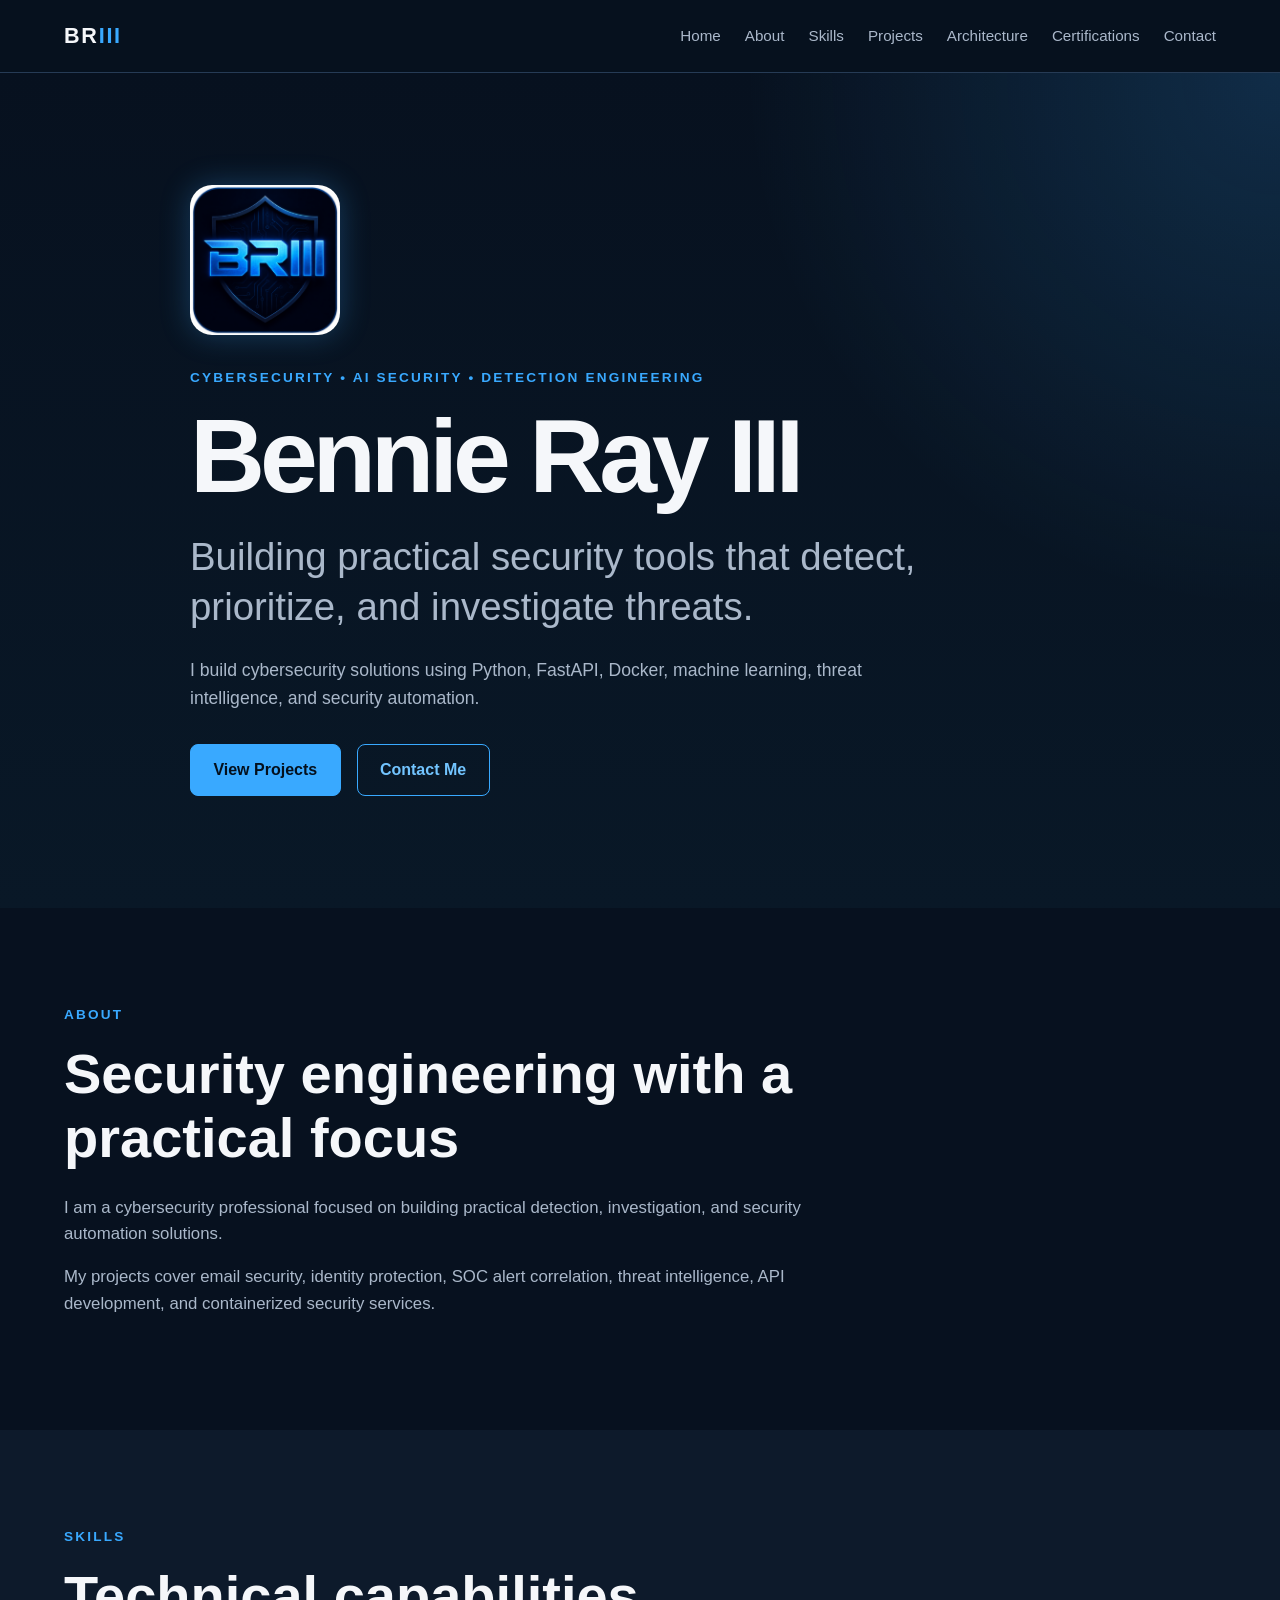
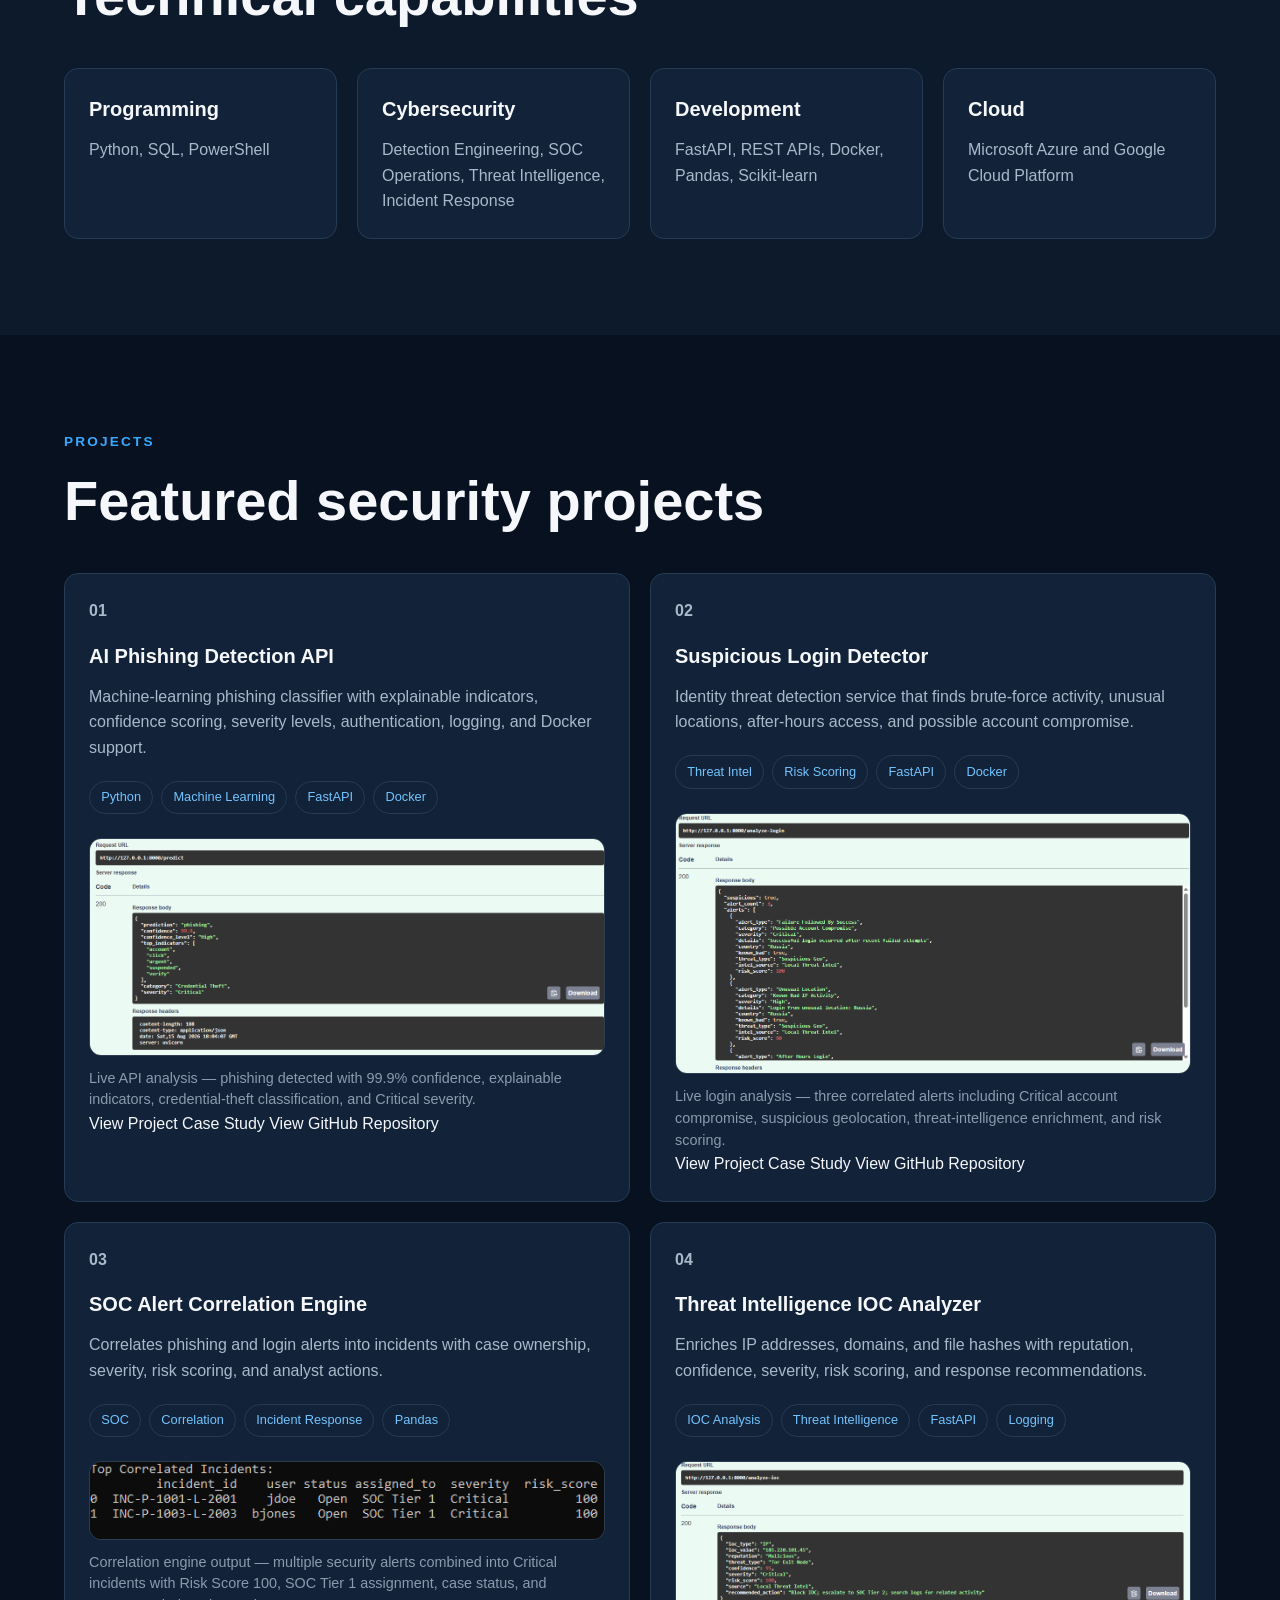
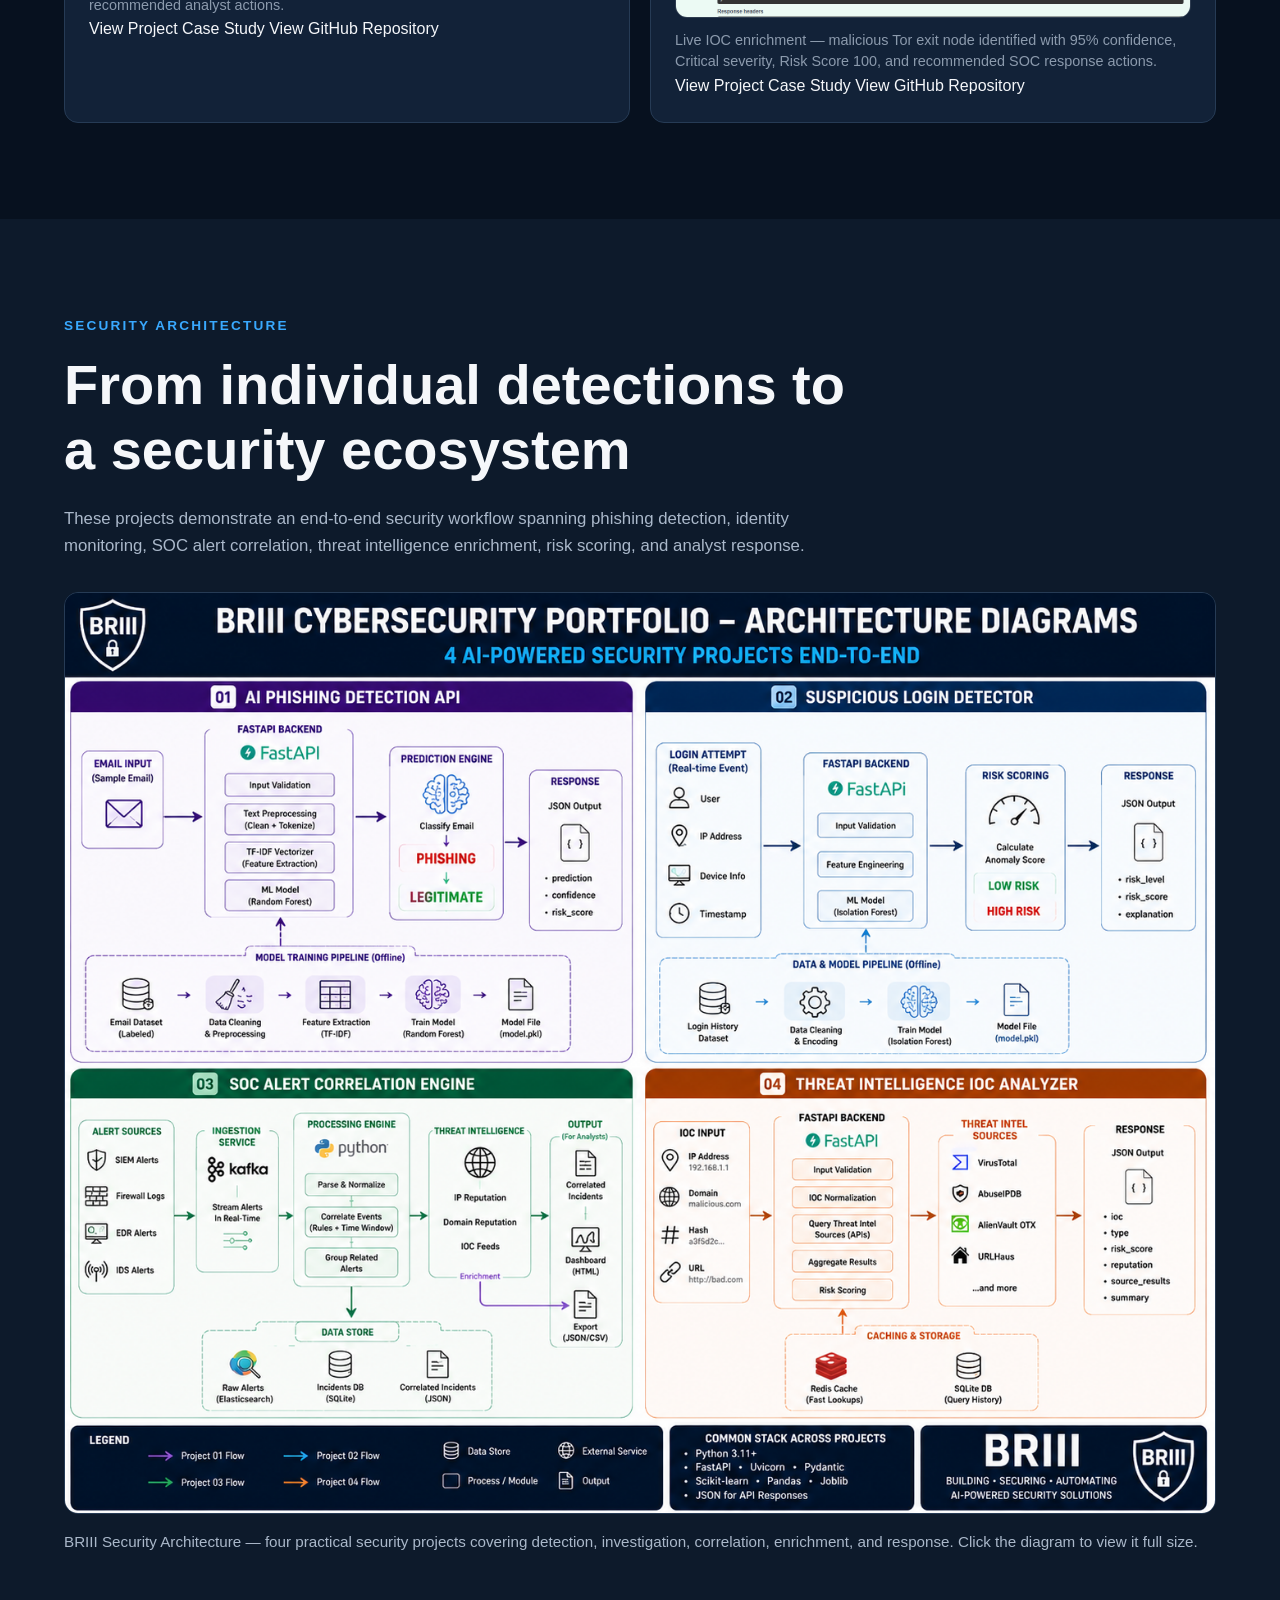
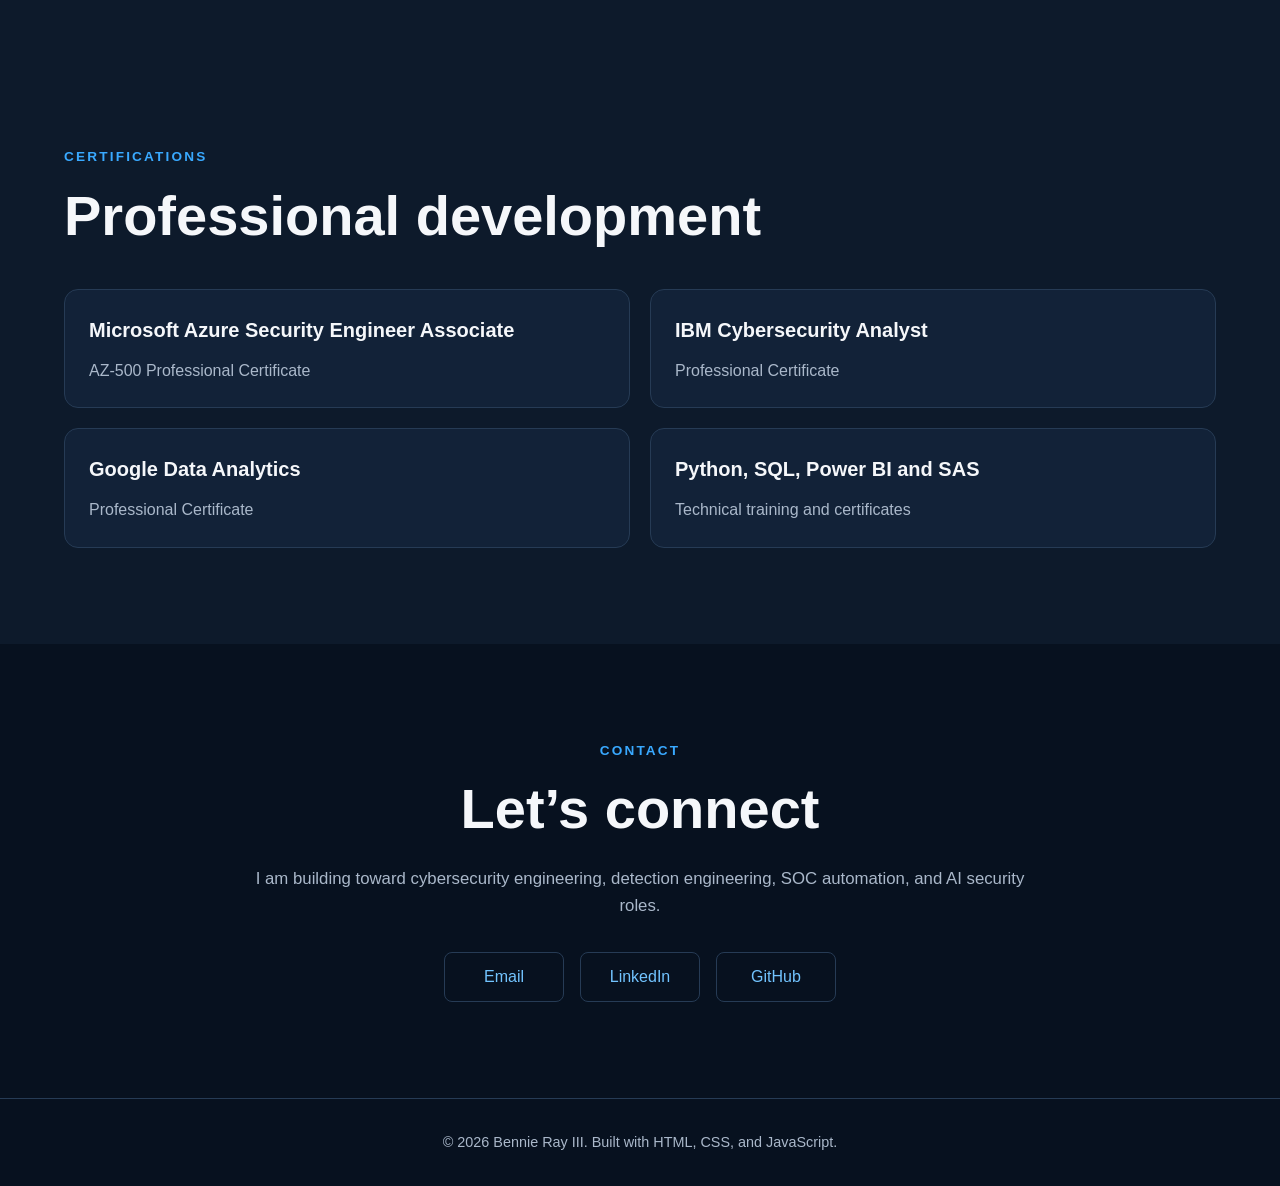
<file: index.html>
<!DOCTYPE html>
<html lang="en">

<head>
    <meta charset="UTF-8">

    <meta
        http-equiv="Content-Security-Policy"
        content="
            default-src 'self';
            script-src 'self';
            style-src 'self';
            img-src 'self' data:;
            font-src 'self';
            connect-src 'self';
            object-src 'none';
            frame-src 'none';
            media-src 'self';
            worker-src 'self';
            manifest-src 'self';
            base-uri 'self';
            form-action 'self';
        "
    >

    <meta
        name="viewport"
        content="width=device-width, initial-scale=1.0"
    >

    <meta
        name="description"
        content="Bennie Ray III cybersecurity and AI security portfolio."
    >

    <meta
        name="referrer"
        content="strict-origin-when-cross-origin"
    >

    <title>
        Bennie Ray III | Cybersecurity & AI Security
    </title>

    <link
        rel="stylesheet"
        href="css/styles.css"
    >

    <link
        rel="icon"
        type="image/png"
        href="images/favicon.png"
    >
</head>

<body>

    <header class="site-header">
        <nav class="navbar container">

            <a class="logo" href="#home">
                BR<span>III</span>
            </a>

            <button
                class="menu-button"
                id="menu-button"
                type="button"
                aria-label="Open navigation menu"
                aria-expanded="false"
                aria-controls="nav-links"
            >
                ☰
            </button>

            <ul class="nav-links" id="nav-links">
                <li><a href="#home">Home</a></li>
                <li><a href="#about">About</a></li>
                <li><a href="#skills">Skills</a></li>
                <li><a href="#projects">Projects</a></li>
                <li><a href="#architecture">Architecture</a></li>
                <li><a href="#certifications">Certifications</a></li>
                <li><a href="#contact">Contact</a></li>
            </ul>

        </nav>
    </header>


    <main>

        <!-- HERO -->
        <section class="hero" id="home">
            <div class="container hero-content">

                <img
                    class="hero-logo"
                    src="images/favicon.png"
                    alt="BRIII cybersecurity shield logo"
                >

                <p class="eyebrow">
                    Cybersecurity • AI Security • Detection Engineering
                </p>

                <h1>Bennie Ray III</h1>

                <h2>
                    Building practical security tools that detect,
                    prioritize, and investigate threats.
                </h2>

                <p class="hero-description">
                    I build cybersecurity solutions using Python,
                    FastAPI, Docker, machine learning, threat
                    intelligence, and security automation.
                </p>

                <div class="hero-actions">

                    <a
                        class="button button-primary"
                        href="#projects"
                    >
                        View Projects
                    </a>

                    <a
                        class="button button-secondary"
                        href="#contact"
                    >
                        Contact Me
                    </a>

                </div>
            </div>
        </section>


        <!-- ABOUT -->
        <section class="section" id="about">
            <div class="container">

                <p class="section-label">About</p>

                <h2 class="section-title">
                    Security engineering with a practical focus
                </h2>

                <p class="section-text">
                    I am a cybersecurity professional focused on
                    building practical detection, investigation,
                    and security automation solutions.
                </p>

                <p class="section-text">
                    My projects cover email security, identity
                    protection, SOC alert correlation, threat
                    intelligence, API development, and containerized
                    security services.
                </p>

            </div>
        </section>


        <!-- SKILLS -->
        <section class="section section-alt" id="skills">
            <div class="container">

                <p class="section-label">Skills</p>

                <h2 class="section-title">
                    Technical capabilities
                </h2>

                <div class="skills-grid">

                    <article class="skill-card">
                        <h3>Programming</h3>
                        <p>Python, SQL, PowerShell</p>
                    </article>

                    <article class="skill-card">
                        <h3>Cybersecurity</h3>
                        <p>
                            Detection Engineering, SOC Operations,
                            Threat Intelligence, Incident Response
                        </p>
                    </article>

                    <article class="skill-card">
                        <h3>Development</h3>
                        <p>
                            FastAPI, REST APIs, Docker, Pandas,
                            Scikit-learn
                        </p>
                    </article>

                    <article class="skill-card">
                        <h3>Cloud</h3>
                        <p>
                            Microsoft Azure and Google Cloud Platform
                        </p>
                    </article>

                </div>
            </div>
        </section>


        <!-- PROJECTS -->
        <section class="section" id="projects">
            <div class="container">

                <p class="section-label">Projects</p>

                <h2 class="section-title">
                    Featured security projects
                </h2>

                <div class="projects-grid">

                    <!-- PROJECT 01 -->
                    <article class="project-card">

                        <p class="project-number">01</p>

                        <h3>AI Phishing Detection API</h3>

                        <p>
                            Machine-learning phishing classifier with
                            explainable indicators, confidence scoring,
                            severity levels, authentication, logging,
                            and Docker support.
                        </p>

                        <div class="tag-list">
                            <span>Python</span>
                            <span>Machine Learning</span>
                            <span>FastAPI</span>
                            <span>Docker</span>
                        </div>

                        <div class="project-demo">
                            <img
                                src="images/phishing-api-demo.png"
                                alt="AI Phishing Detection API identifying a credential theft phishing email with 99.9 percent confidence"
                                loading="lazy"
                            >

                            <p class="project-demo-caption">
                                Live API analysis — phishing detected with
                                99.9% confidence, explainable indicators,
                                credential-theft classification, and
                                Critical severity.
                            </p>
                        </div>

<a
    class="project-link"
    href="project-01.html"
>
    View Project Case Study
</a>

                        <a
                            class="project-link"
                            href="https://github.com/benrayiii-netizen/ai-cybersecurity-phishing-detector"
                            target="_blank"
                            rel="noopener noreferrer"
                        >
                            View GitHub Repository
                        </a>

                    </article>


                    <!-- PROJECT 02 -->
                    <article class="project-card">

                        <p class="project-number">02</p>

                        <h3>Suspicious Login Detector</h3>

                        <p>
                            Identity threat detection service that finds
                            brute-force activity, unusual locations,
                            after-hours access, and possible account
                            compromise.
                        </p>

                        <div class="tag-list">
                            <span>Threat Intel</span>
                            <span>Risk Scoring</span>
                            <span>FastAPI</span>
                            <span>Docker</span>
                        </div>

                        <div class="project-demo">
                            <img
                                src="images/suspicious-login-api-demo.png"
                                alt="Suspicious Login Detector identifying account compromise, unusual location, and after-hours login activity"
                                loading="lazy"
                            >

                            <p class="project-demo-caption">
                                Live login analysis — three correlated
                                alerts including Critical account
                                compromise, suspicious geolocation,
                                threat-intelligence enrichment,
                                and risk scoring.
                            </p>
                        </div>
<a
    class="project-link"
    href="project-02.html"
>
    View Project Case Study
</a>

                        <a
                            class="project-link"
                            href="https://github.com/benrayiii-netizen/suspicious-login-detector"
                            target="_blank"
                            rel="noopener noreferrer"
                        >
                            View GitHub Repository
                        </a>

                    </article>


                    <!-- PROJECT 03 -->
                    <article class="project-card">

                        <p class="project-number">03</p>

                        <h3>SOC Alert Correlation Engine</h3>

                        <p>
                            Correlates phishing and login alerts into
                            incidents with case ownership, severity,
                            risk scoring, and analyst actions.
                        </p>

                        <div class="tag-list">
                            <span>SOC</span>
                            <span>Correlation</span>
                            <span>Incident Response</span>
                            <span>Pandas</span>
                        </div>

                        <div class="project-demo">
                            <img
                                src="images/soc-correlation-demo.png"
                                alt="SOC Alert Correlation Engine showing Critical correlated incidents, risk scores, case status, and analyst actions"
                                loading="lazy"
                            >

                            <p class="project-demo-caption">
                                Correlation engine output — multiple
                                security alerts combined into Critical
                                incidents with Risk Score 100, SOC Tier 1
                                assignment, case status, and recommended
                                analyst actions.
                            </p>
                        </div>
<a
    class="project-link"
    href="project-03.html"
>
    View Project Case Study
</a>

                        <a
                            class="project-link"
                            href="https://github.com/benrayiii-netizen/soc-alert-correlation-engine"
                            target="_blank"
                            rel="noopener noreferrer"
                        >
                            View GitHub Repository
                        </a>

                    </article>


                    <!-- PROJECT 04 -->
                    <article class="project-card">

                        <p class="project-number">04</p>

                        <h3>Threat Intelligence IOC Analyzer</h3>

                        <p>
                            Enriches IP addresses, domains, and file
                            hashes with reputation, confidence,
                            severity, risk scoring, and response
                            recommendations.
                        </p>

                        <div class="tag-list">
                            <span>IOC Analysis</span>
                            <span>Threat Intelligence</span>
                            <span>FastAPI</span>
                            <span>Logging</span>
                        </div>

                        <div class="project-demo">
                            <img
                                src="images/ioc-analyzer-api-demo.png"
                                alt="Threat Intelligence IOC Analyzer identifying a malicious Tor exit node with Critical severity and Risk Score 100"
                                loading="lazy"
                            >

                            <p class="project-demo-caption">
                                Live IOC enrichment — malicious Tor exit
                                node identified with 95% confidence,
                                Critical severity, Risk Score 100,
                                and recommended SOC response actions.
                            </p>
                        </div>
			
			<a
    class="project-link"
    href="project-04.html"
>
    View Project Case Study
</a>
			
                        <a
                            class="project-link"
                            href="https://github.com/benrayiii-netizen/threat-intelligence-ioc-analyzer"
                            target="_blank"
                            rel="noopener noreferrer"
                        >
                            View GitHub Repository
                        </a>

                    </article>

                </div>
            </div>
        </section>


        <!-- SECURITY ARCHITECTURE -->
        <section
            class="section section-alt"
            id="architecture"
        >
            <div class="container">

                <p class="section-label">Security Architecture</p>

                <h2 class="section-title">
                    From individual detections to a security ecosystem
                </h2>

                <p class="section-text">
                    These projects demonstrate an end-to-end security
                    workflow spanning phishing detection, identity
                    monitoring, SOC alert correlation, threat
                    intelligence enrichment, risk scoring,
                    and analyst response.
                </p>

                <div class="architecture-demo">

                    <a
                        href="images/brIII-security-architecture.png"
                        target="_blank"
                        rel="noopener noreferrer"
                        aria-label="Open full-size BRIII cybersecurity architecture diagram"
                    >
                        <img
                            src="images/brIII-security-architecture.png"
                            alt="BRIII cybersecurity portfolio architecture showing four integrated security projects"
                            loading="lazy"
                        >
                    </a>

                    <p class="architecture-caption">
                        BRIII Security Architecture — four practical
                        security projects covering detection,
                        investigation, correlation, enrichment,
                        and response. Click the diagram to view it
                        full size.
                    </p>

                </div>
            </div>
        </section>


        <!-- CERTIFICATIONS -->
        <section
            class="section section-alt"
            id="certifications"
        >
            <div class="container">

                <p class="section-label">Certifications</p>

                <h2 class="section-title">
                    Professional development
                </h2>

                <div class="certification-grid">

                    <article class="certification-card">
                        <h3>
                            Microsoft Azure Security Engineer
                            Associate
                        </h3>

                        <p>AZ-500 Professional Certificate</p>
                    </article>

                    <article class="certification-card">
                        <h3>IBM Cybersecurity Analyst</h3>
                        <p>Professional Certificate</p>
                    </article>

                    <article class="certification-card">
                        <h3>Google Data Analytics</h3>
                        <p>Professional Certificate</p>
                    </article>

                    <article class="certification-card">
                        <h3>Python, SQL, Power BI and SAS</h3>
                        <p>Technical training and certificates</p>
                    </article>

                </div>
            </div>
        </section>


        <!-- CONTACT -->
        <section
            class="section contact-section"
            id="contact"
        >
            <div class="container">

                <p class="section-label">Contact</p>

                <h2 class="section-title">
                    Let’s connect
                </h2>

                <p class="section-text">
                    I am building toward cybersecurity engineering,
                    detection engineering, SOC automation, and AI
                    security roles.
                </p>

                <div class="contact-links">

                    <a href="mailto:your-email@example.com">
                        Email
                    </a>

                    <a
                        href="#"
                        aria-label="LinkedIn profile"
                    >
                        LinkedIn
                    </a>

                    <a
                        href="#"
                        aria-label="GitHub profile"
                    >
                        GitHub
                    </a>

                </div>
            </div>
        </section>

    </main>


    <footer class="site-footer">
        <div class="container">
            <p>
                © <span id="current-year"></span>
                Bennie Ray III. Built with HTML, CSS, and JavaScript.
            </p>
        </div>
    </footer>


    <script src="js/script.js"></script>

</body>
</html>
</file>
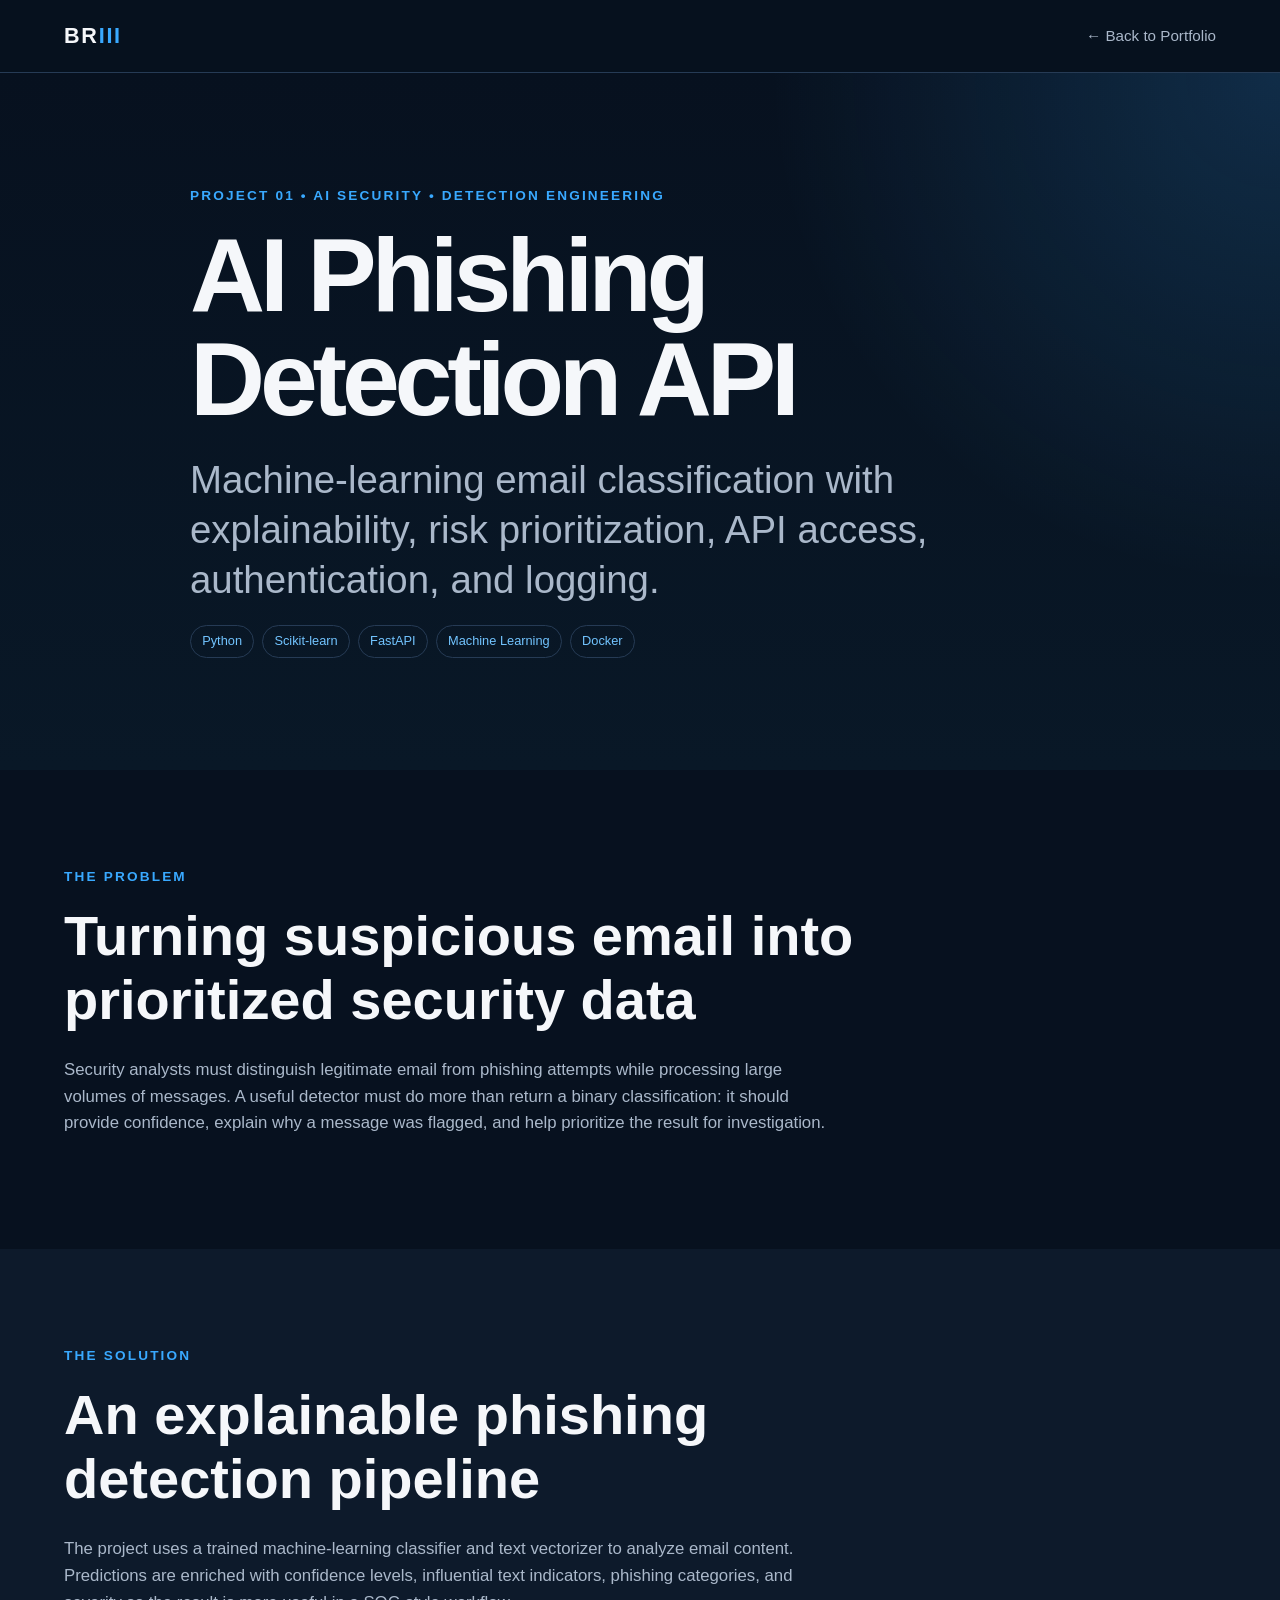
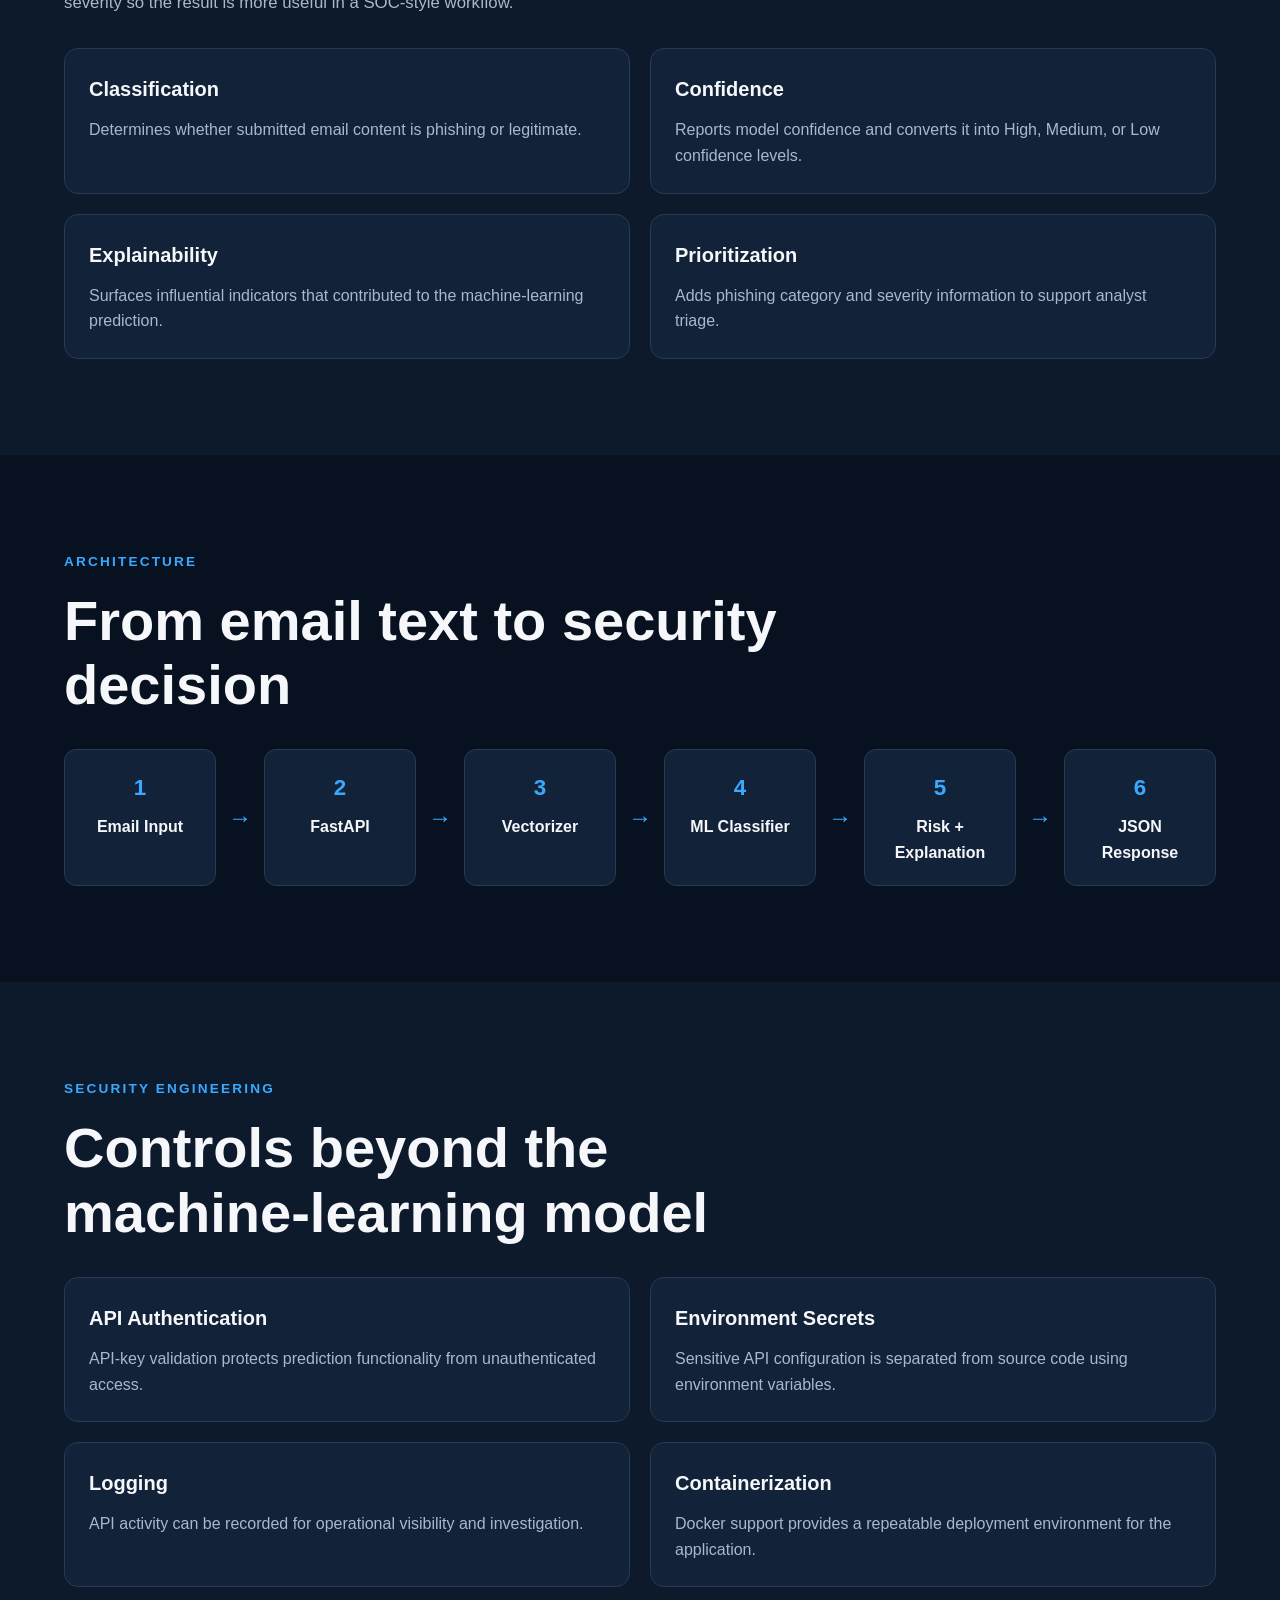
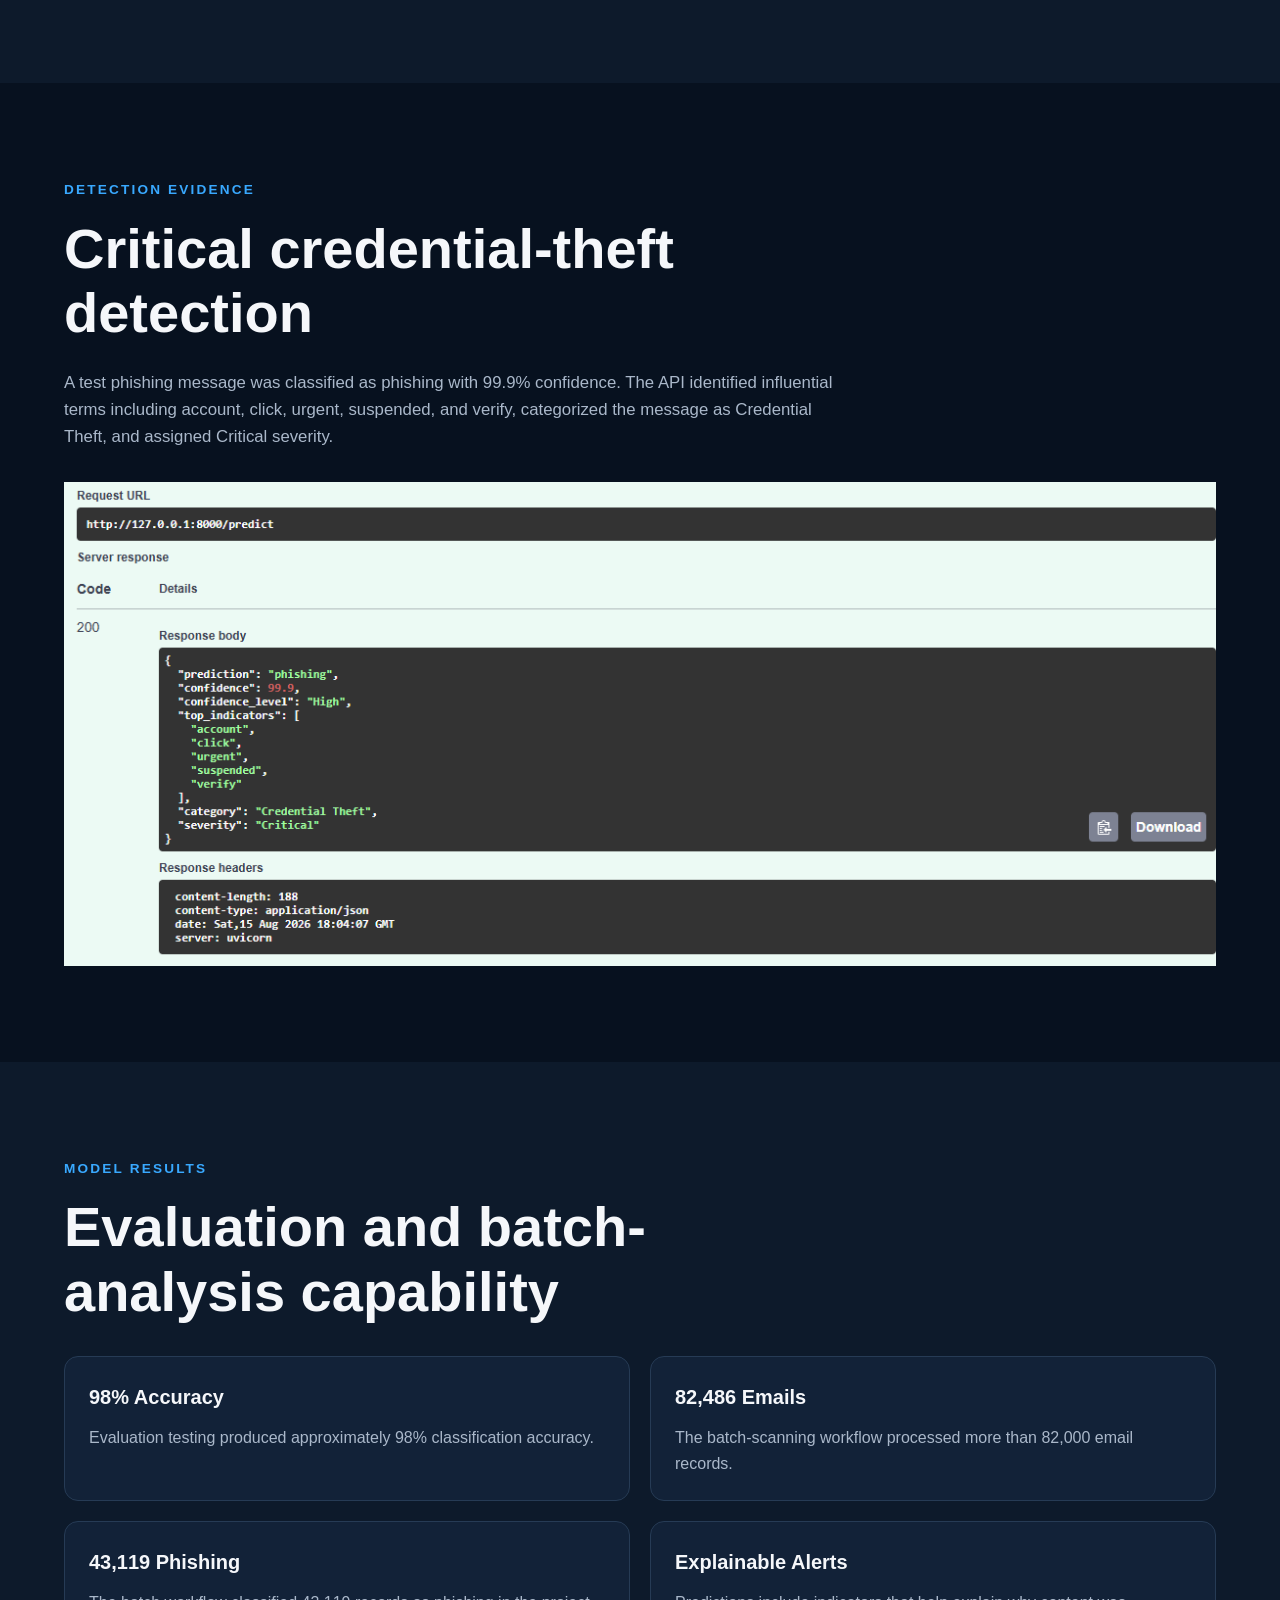
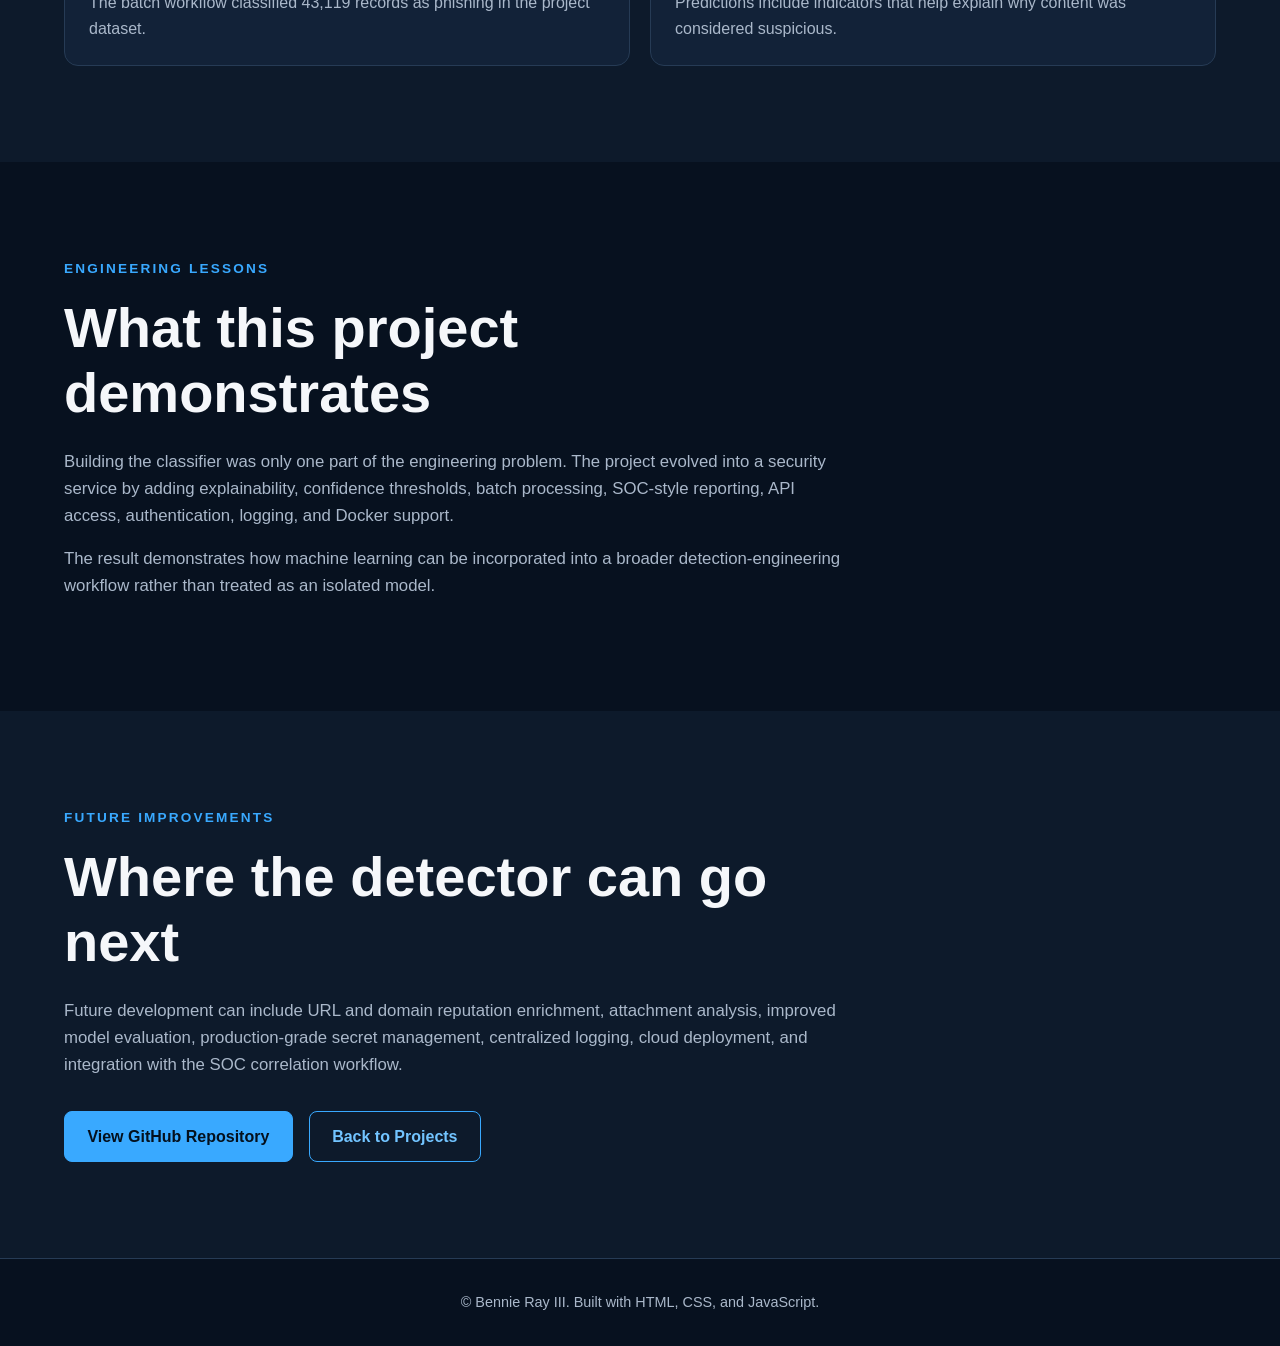
<file: project-01.html>
<!DOCTYPE html>
<html lang="en">

<head>
    <meta charset="UTF-8">

    <meta
        http-equiv="Content-Security-Policy"
        content="
            default-src 'self';
            script-src 'self';
            style-src 'self';
            img-src 'self' data:;
            font-src 'self';
            connect-src 'self';
            object-src 'none';
            frame-src 'none';
            base-uri 'self';
            form-action 'self';
        "
    >

    <meta
        name="viewport"
        content="width=device-width, initial-scale=1.0"
    >

    <meta
        name="description"
        content="Case study for the BRIII AI Phishing Detection API."
    >

    <title>
        AI Phishing Detection API | BRIII Case Study
    </title>

    <link rel="stylesheet" href="css/styles.css">

    <link
        rel="icon"
        type="image/png"
        href="images/favicon.png"
    >
</head>

<body>

    <header class="site-header">
        <nav class="navbar container">

            <a class="logo" href="index.html">
                BR<span>III</span>
            </a>

            <ul class="nav-links">
                <li>
                    <a href="index.html#projects">
                        ← Back to Portfolio
                    </a>
                </li>
            </ul>

        </nav>
    </header>


    <main>

        <!-- CASE STUDY HERO -->
        <section class="hero case-study-hero">
            <div class="container hero-content">

                <p class="eyebrow">
                    PROJECT 01 • AI SECURITY • DETECTION ENGINEERING
                </p>

                <h1>AI Phishing Detection API</h1>

                <h2>
                    Machine-learning email classification with
                    explainability, risk prioritization, API access,
                    authentication, and logging.
                </h2>

                <div class="tag-list">
                    <span>Python</span>
                    <span>Scikit-learn</span>
                    <span>FastAPI</span>
                    <span>Machine Learning</span>
                    <span>Docker</span>
                </div>

            </div>
        </section>


        <!-- PROBLEM -->
        <section class="section">
            <div class="container">

                <p class="section-label">The Problem</p>

                <h2 class="section-title">
                    Turning suspicious email into prioritized security data
                </h2>

                <p class="section-text">
                    Security analysts must distinguish legitimate email
                    from phishing attempts while processing large volumes
                    of messages. A useful detector must do more than return
                    a binary classification: it should provide confidence,
                    explain why a message was flagged, and help prioritize
                    the result for investigation.
                </p>

            </div>
        </section>


        <!-- SOLUTION -->
        <section class="section section-alt">
            <div class="container">

                <p class="section-label">The Solution</p>

                <h2 class="section-title">
                    An explainable phishing detection pipeline
                </h2>

                <p class="section-text">
                    The project uses a trained machine-learning classifier
                    and text vectorizer to analyze email content. Predictions
                    are enriched with confidence levels, influential text
                    indicators, phishing categories, and severity so the
                    result is more useful in a SOC-style workflow.
                </p>

                <div class="case-study-grid">

                    <article class="skill-card">
                        <h3>Classification</h3>
                        <p>
                            Determines whether submitted email content
                            is phishing or legitimate.
                        </p>
                    </article>

                    <article class="skill-card">
                        <h3>Confidence</h3>
                        <p>
                            Reports model confidence and converts it into
                            High, Medium, or Low confidence levels.
                        </p>
                    </article>

                    <article class="skill-card">
                        <h3>Explainability</h3>
                        <p>
                            Surfaces influential indicators that contributed
                            to the machine-learning prediction.
                        </p>
                    </article>

                    <article class="skill-card">
                        <h3>Prioritization</h3>
                        <p>
                            Adds phishing category and severity information
                            to support analyst triage.
                        </p>
                    </article>

                </div>
            </div>
        </section>


        <!-- ARCHITECTURE -->
        <section class="section">
            <div class="container">

                <p class="section-label">Architecture</p>

                <h2 class="section-title">
                    From email text to security decision
                </h2>

                <div class="case-flow">

                    <div class="case-flow-step">
                        <strong>1</strong>
                        <span>Email Input</span>
                    </div>

                    <div class="case-flow-arrow">→</div>

                    <div class="case-flow-step">
                        <strong>2</strong>
                        <span>FastAPI</span>
                    </div>

                    <div class="case-flow-arrow">→</div>

                    <div class="case-flow-step">
                        <strong>3</strong>
                        <span>Vectorizer</span>
                    </div>

                    <div class="case-flow-arrow">→</div>

                    <div class="case-flow-step">
                        <strong>4</strong>
                        <span>ML Classifier</span>
                    </div>

                    <div class="case-flow-arrow">→</div>

                    <div class="case-flow-step">
                        <strong>5</strong>
                        <span>Risk + Explanation</span>
                    </div>

                    <div class="case-flow-arrow">→</div>

                    <div class="case-flow-step">
                        <strong>6</strong>
                        <span>JSON Response</span>
                    </div>

                </div>

            </div>
        </section>


        <!-- SECURITY -->
        <section class="section section-alt">
            <div class="container">

                <p class="section-label">Security Engineering</p>

                <h2 class="section-title">
                    Controls beyond the machine-learning model
                </h2>

                <div class="case-study-grid">

                    <article class="skill-card">
                        <h3>API Authentication</h3>
                        <p>
                            API-key validation protects prediction
                            functionality from unauthenticated access.
                        </p>
                    </article>

                    <article class="skill-card">
                        <h3>Environment Secrets</h3>
                        <p>
                            Sensitive API configuration is separated from
                            source code using environment variables.
                        </p>
                    </article>

                    <article class="skill-card">
                        <h3>Logging</h3>
                        <p>
                            API activity can be recorded for operational
                            visibility and investigation.
                        </p>
                    </article>

                    <article class="skill-card">
                        <h3>Containerization</h3>
                        <p>
                            Docker support provides a repeatable deployment
                            environment for the application.
                        </p>
                    </article>

                </div>

            </div>
        </section>


        <!-- EVIDENCE -->
        <section class="section">
            <div class="container">

                <p class="section-label">Detection Evidence</p>

                <h2 class="section-title">
                    Critical credential-theft detection
                </h2>

                <p class="section-text">
                    A test phishing message was classified as phishing
                    with 99.9% confidence. The API identified influential
                    terms including account, click, urgent, suspended,
                    and verify, categorized the message as Credential
                    Theft, and assigned Critical severity.
                </p>

                <div class="architecture-demo">
                    <img
                        src="images/phishing-api-demo.png"
                        alt="AI Phishing Detection API returning a phishing prediction with 99.9 percent confidence"
                        loading="lazy"
                    >
                </div>

            </div>
        </section>


        <!-- RESULTS -->
        <section class="section section-alt">
            <div class="container">

                <p class="section-label">Model Results</p>

                <h2 class="section-title">
                    Evaluation and batch-analysis capability
                </h2>

                <div class="case-study-grid">

                    <article class="skill-card">
                        <h3>98% Accuracy</h3>
                        <p>
                            Evaluation testing produced approximately
                            98% classification accuracy.
                        </p>
                    </article>

                    <article class="skill-card">
                        <h3>82,486 Emails</h3>
                        <p>
                            The batch-scanning workflow processed more
                            than 82,000 email records.
                        </p>
                    </article>

                    <article class="skill-card">
                        <h3>43,119 Phishing</h3>
                        <p>
                            The batch workflow classified 43,119 records
                            as phishing in the project dataset.
                        </p>
                    </article>

                    <article class="skill-card">
                        <h3>Explainable Alerts</h3>
                        <p>
                            Predictions include indicators that help
                            explain why content was considered suspicious.
                        </p>
                    </article>

                </div>

            </div>
        </section>


        <!-- LESSONS -->
        <section class="section">
            <div class="container">

                <p class="section-label">Engineering Lessons</p>

                <h2 class="section-title">
                    What this project demonstrates
                </h2>

                <p class="section-text">
                    Building the classifier was only one part of the
                    engineering problem. The project evolved into a
                    security service by adding explainability, confidence
                    thresholds, batch processing, SOC-style reporting,
                    API access, authentication, logging, and Docker
                    support.
                </p>

                <p class="section-text">
                    The result demonstrates how machine learning can be
                    incorporated into a broader detection-engineering
                    workflow rather than treated as an isolated model.
                </p>

            </div>
        </section>


        <!-- NEXT -->
        <section class="section section-alt">
            <div class="container">

                <p class="section-label">Future Improvements</p>

                <h2 class="section-title">
                    Where the detector can go next
                </h2>

                <p class="section-text">
                    Future development can include URL and domain
                    reputation enrichment, attachment analysis, improved
                    model evaluation, production-grade secret management,
                    centralized logging, cloud deployment, and integration
                    with the SOC correlation workflow.
                </p>

                <div class="hero-actions">

                    <a
                        class="button button-primary"
                        href="https://github.com/benrayiii-netizen/ai-cybersecurity-phishing-detector"
                        target="_blank"
                        rel="noopener noreferrer"
                    >
                        View GitHub Repository
                    </a>

                    <a
                        class="button button-secondary"
                        href="index.html#projects"
                    >
                        Back to Projects
                    </a>

                </div>

            </div>
        </section>

    </main>


    <footer class="site-footer">
        <div class="container">
            <p>
                © <span id="current-year"></span>
                Bennie Ray III. Built with HTML, CSS, and JavaScript.
            </p>
        </div>
    </footer>


    <script src="js/script.js"></script>

</body>
</html>
</file>
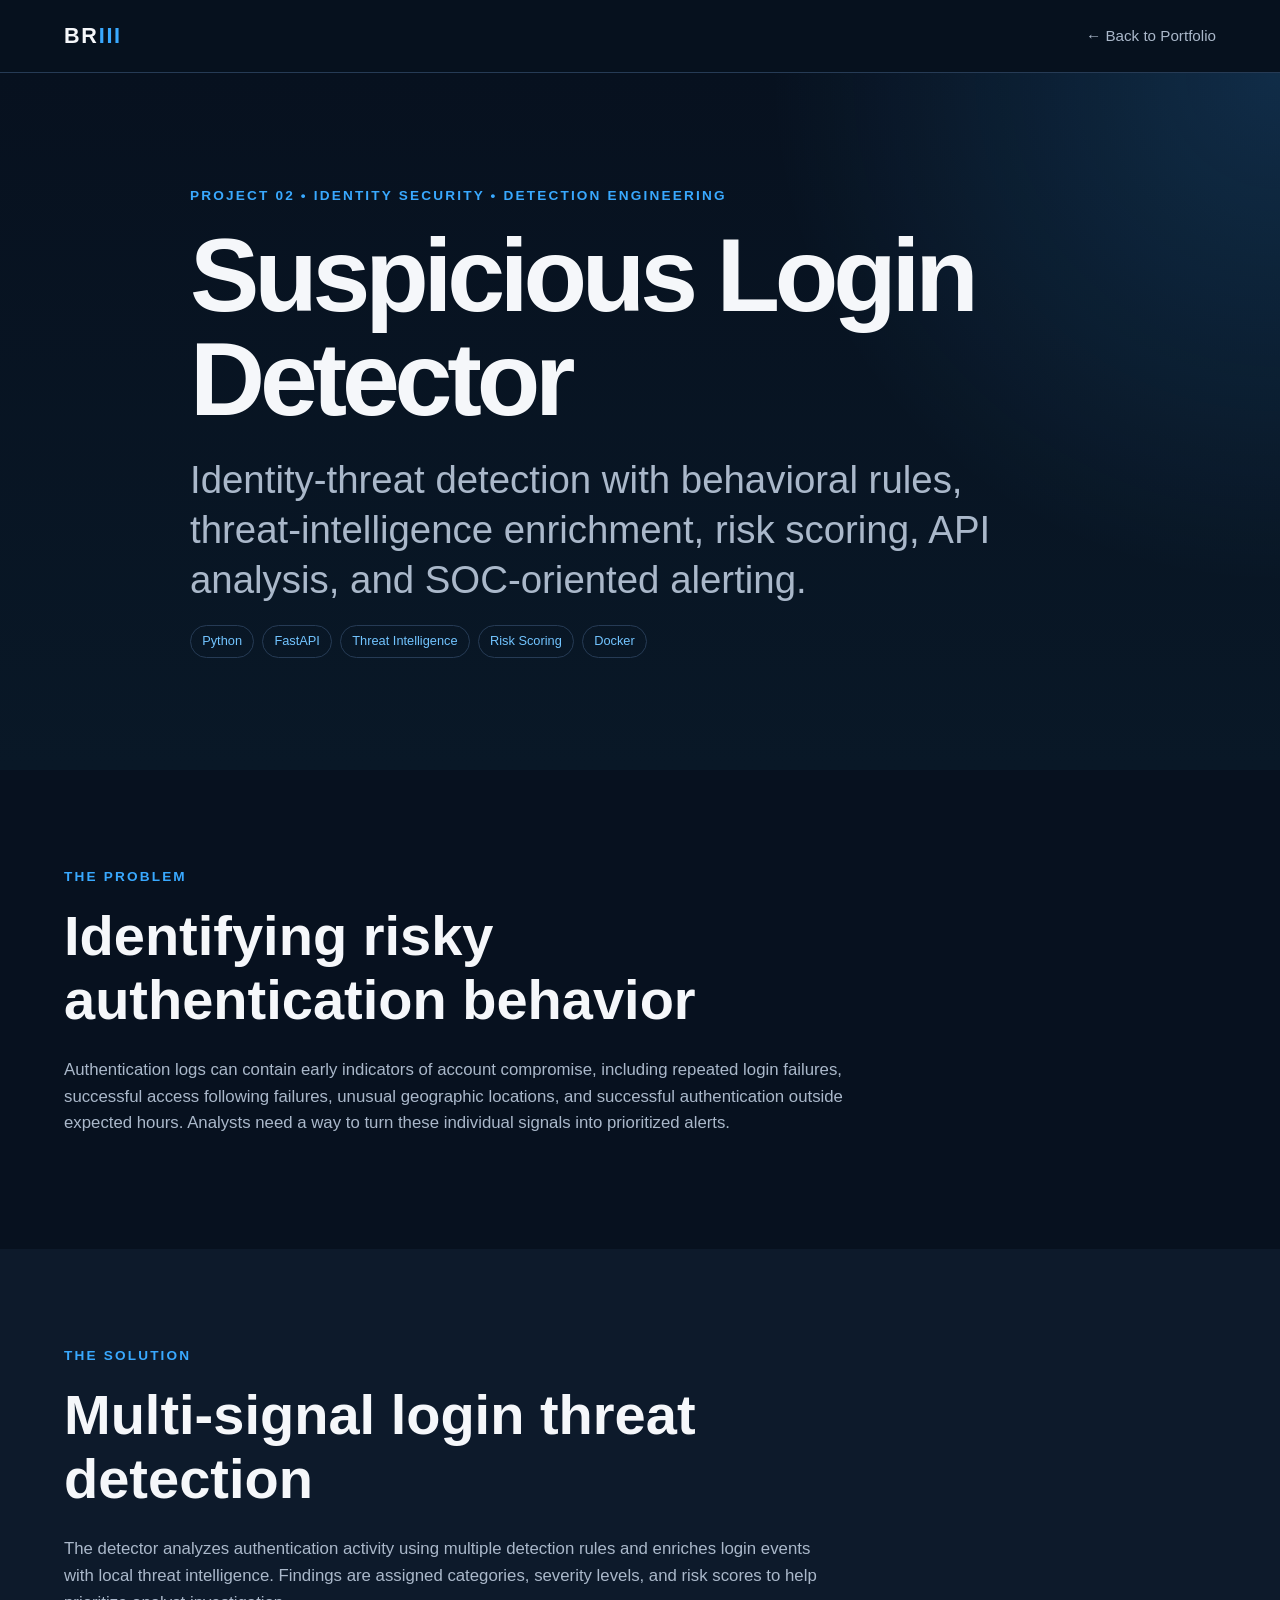
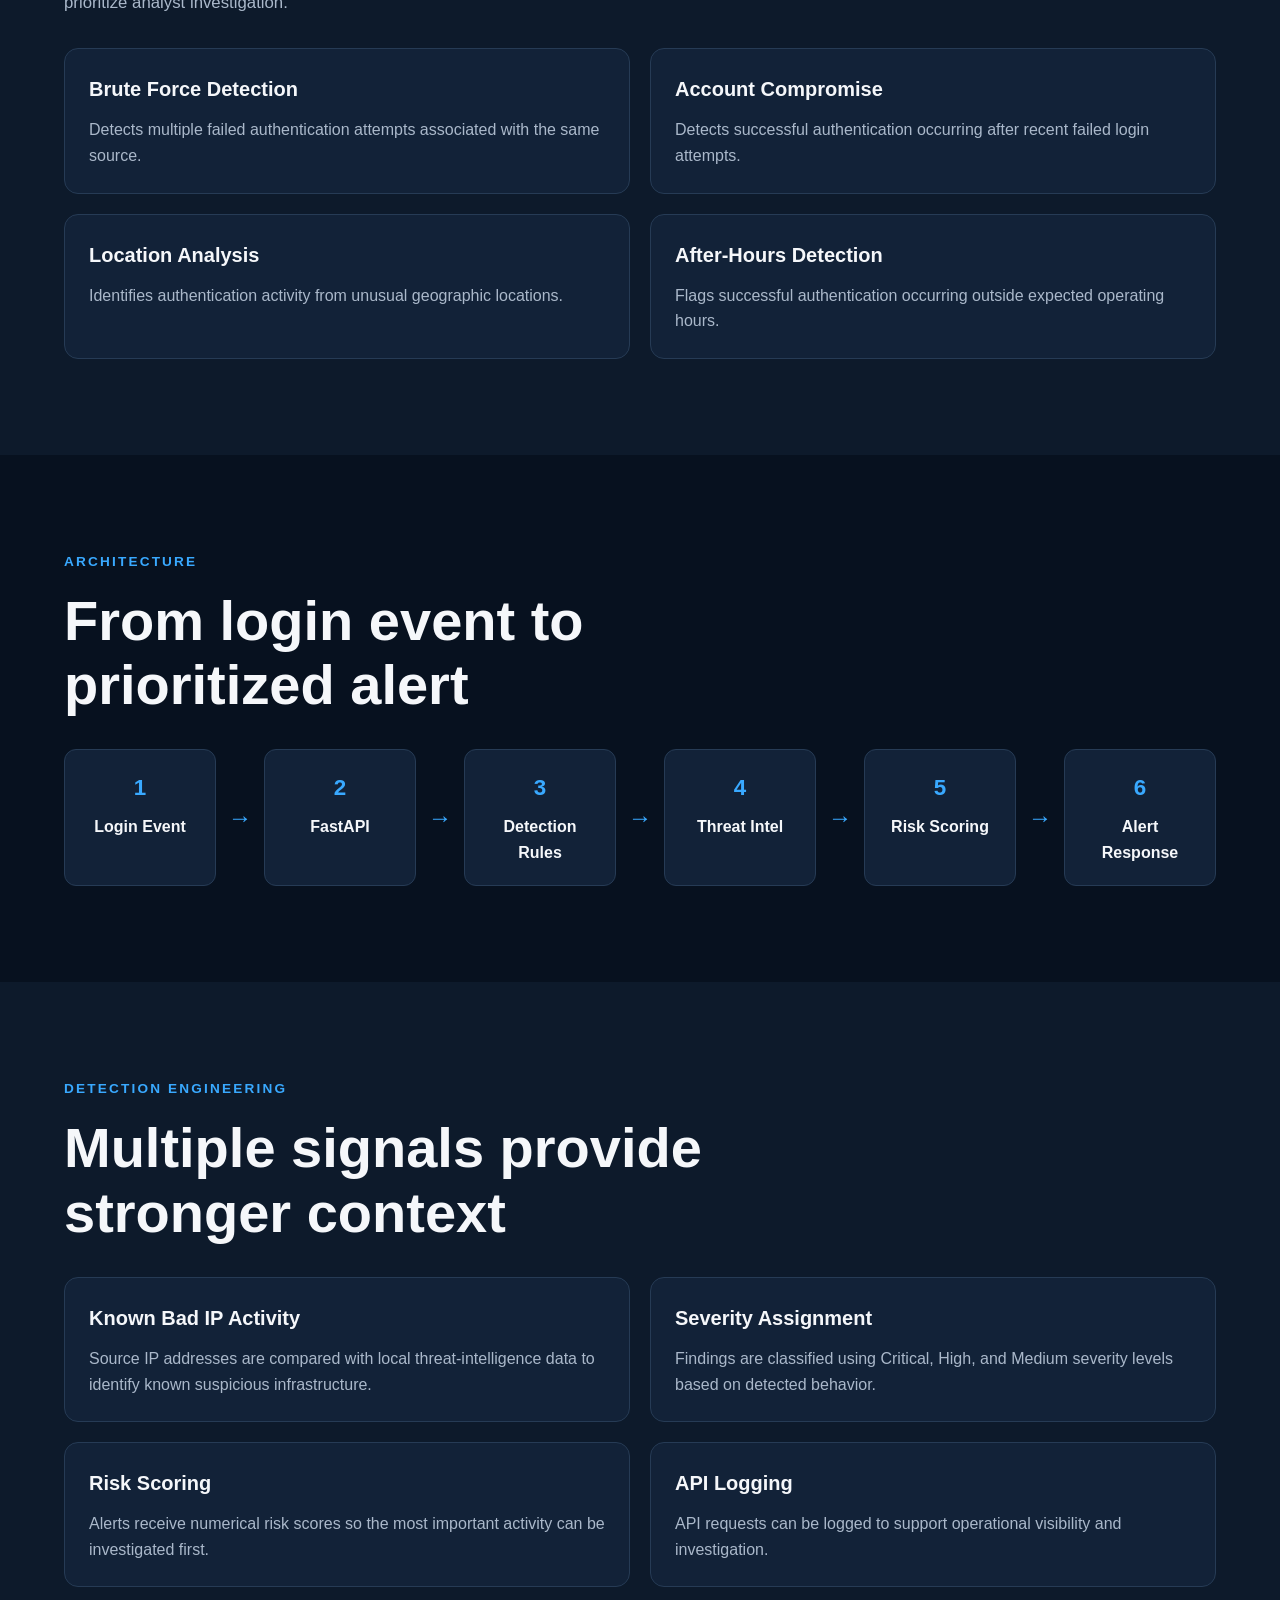
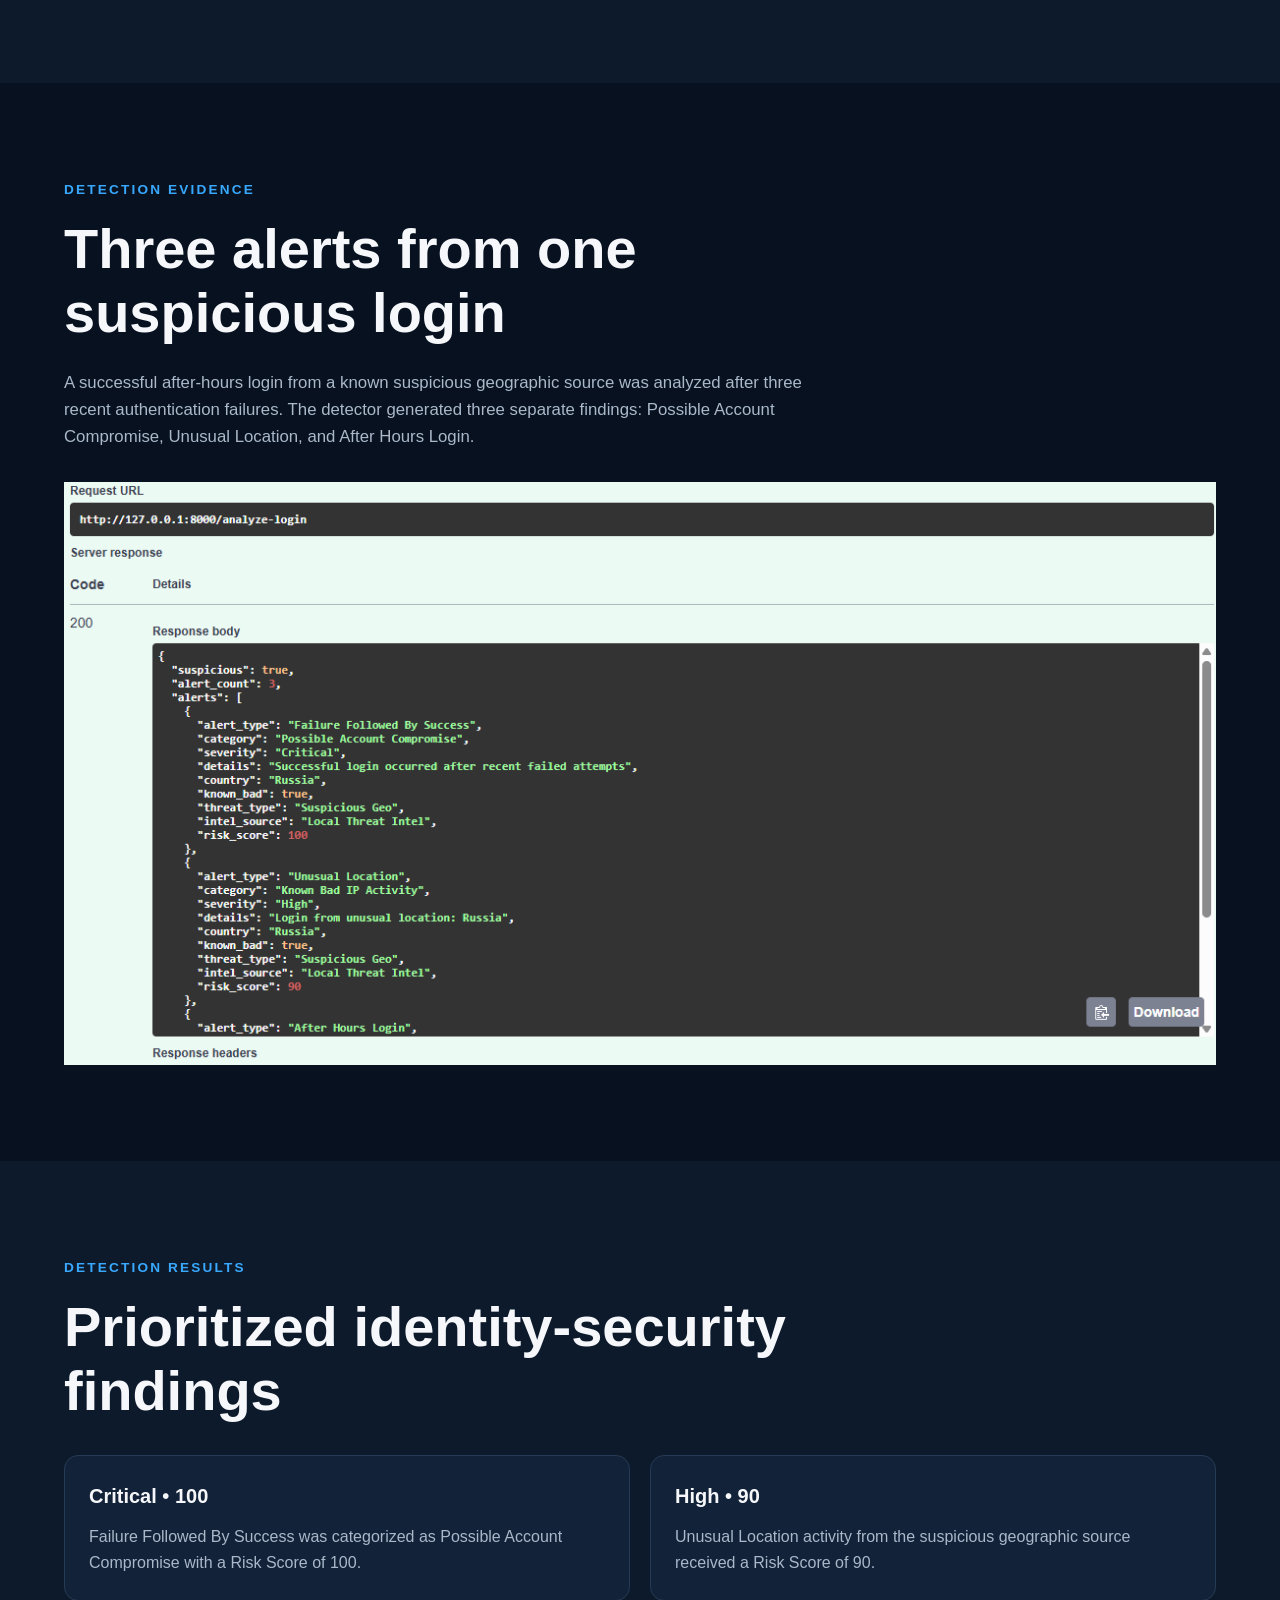
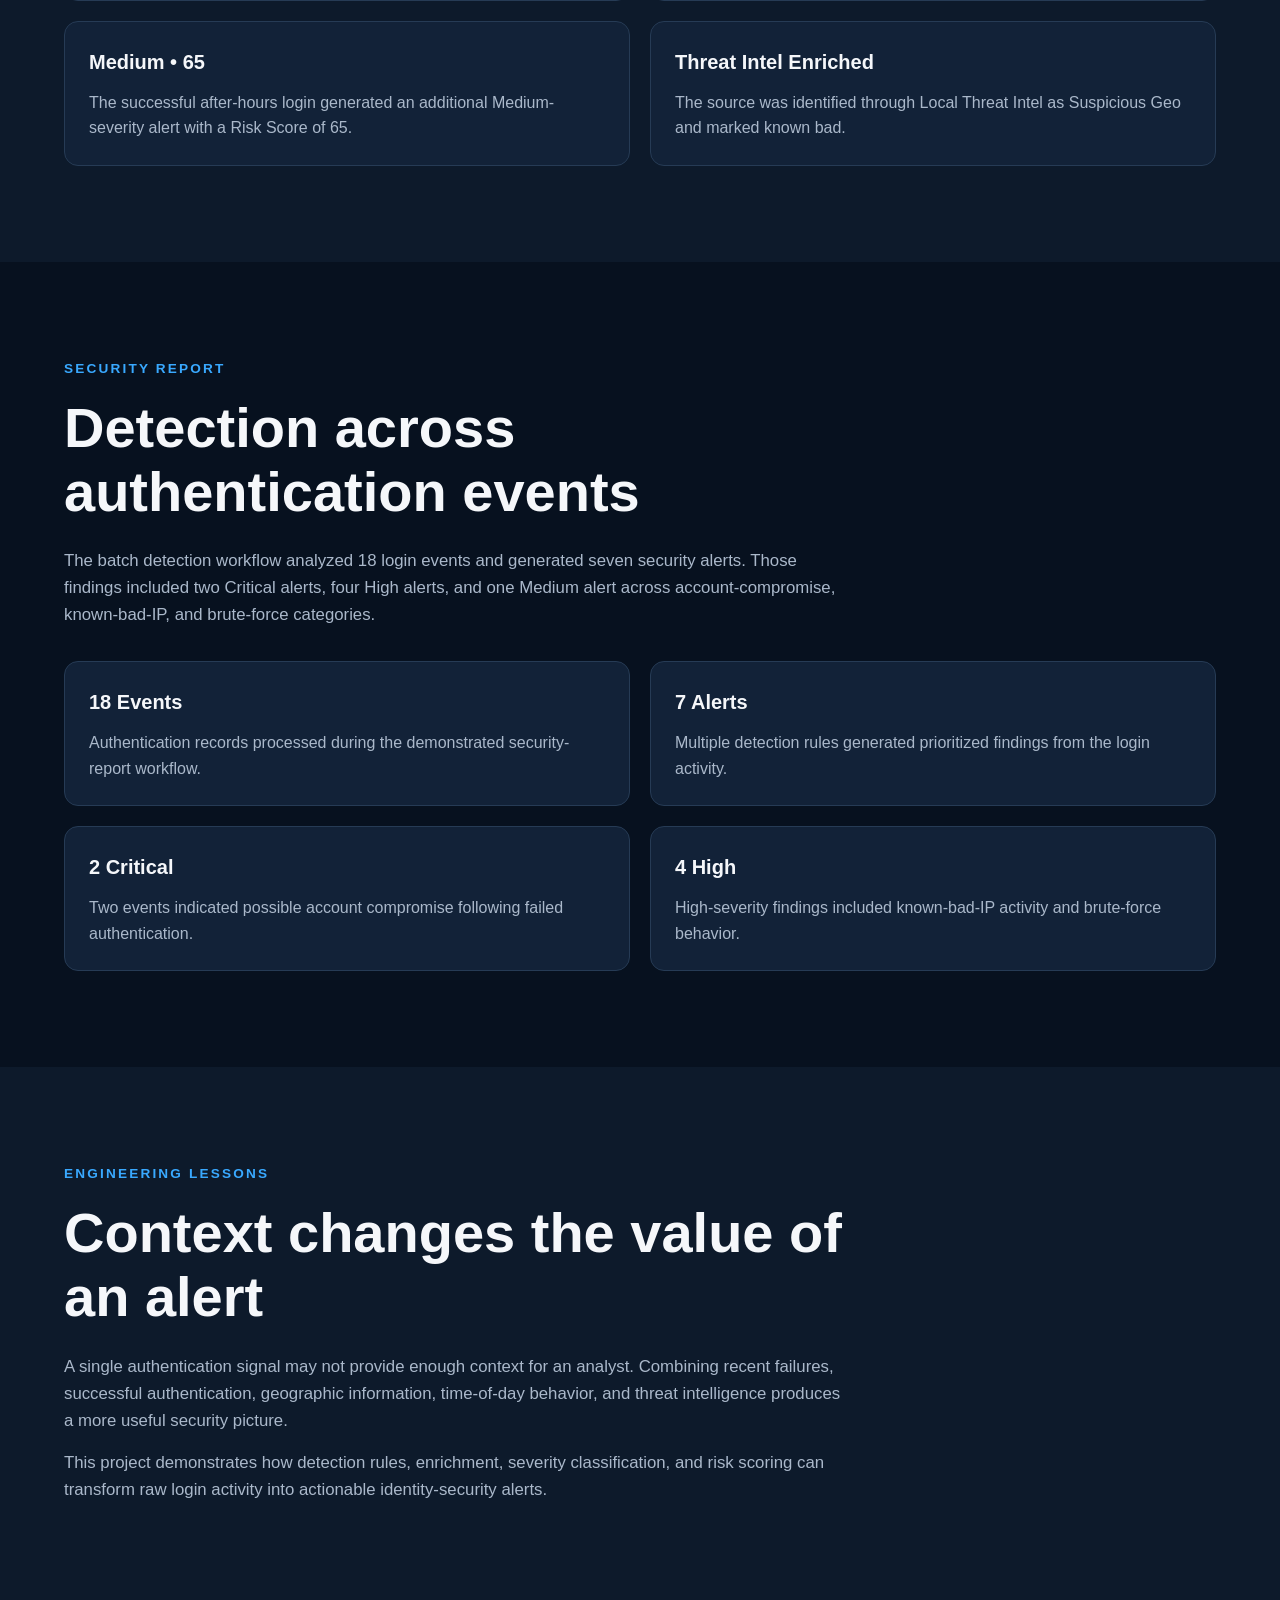
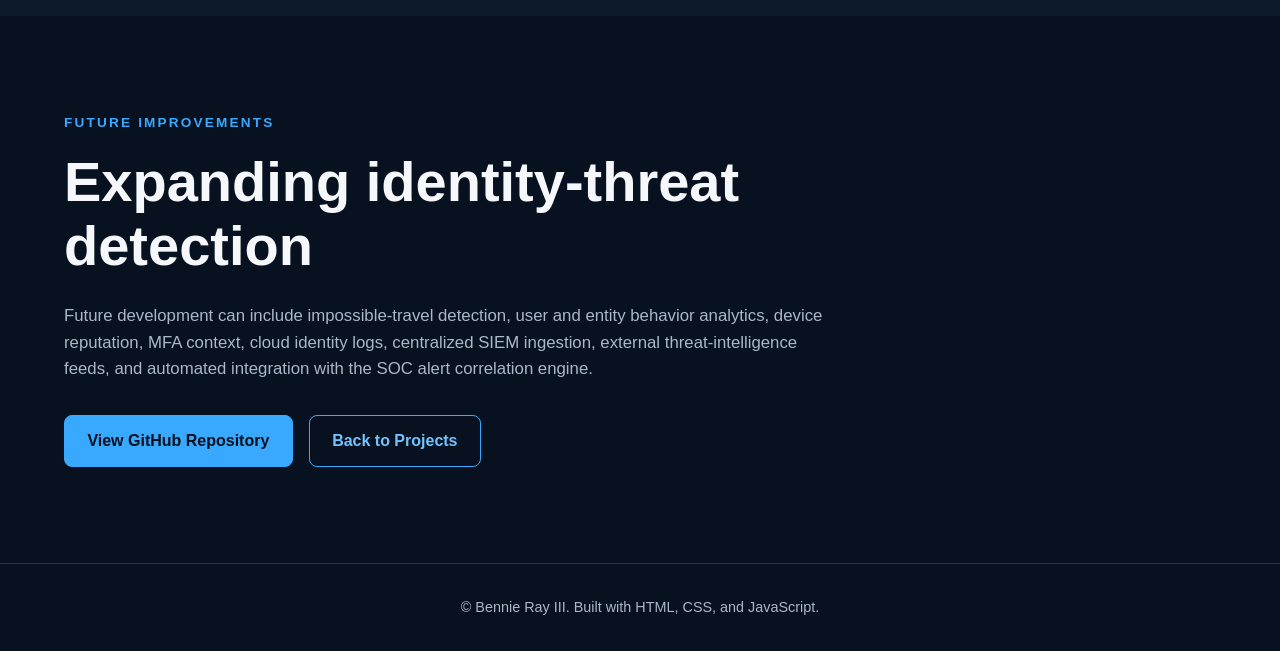
<file: project-02.html>
<!DOCTYPE html>
<html lang="en">

<head>
    <meta charset="UTF-8">

    <meta
        http-equiv="Content-Security-Policy"
        content="
            default-src 'self';
            script-src 'self';
            style-src 'self';
            img-src 'self' data:;
            font-src 'self';
            connect-src 'self';
            object-src 'none';
            frame-src 'none';
            base-uri 'self';
            form-action 'self';
        "
    >

    <meta
        name="viewport"
        content="width=device-width, initial-scale=1.0"
    >

    <meta
        name="description"
        content="Case study for the BRIII Suspicious Login Detector."
    >

    <title>
        Suspicious Login Detector | BRIII Case Study
    </title>

    <link rel="stylesheet" href="css/styles.css">

    <link
        rel="icon"
        type="image/png"
        href="images/favicon.png"
    >
</head>

<body>

    <header class="site-header">
        <nav class="navbar container">

            <a class="logo" href="index.html">
                BR<span>III</span>
            </a>

            <ul class="nav-links">
                <li>
                    <a href="index.html#projects">
                        ← Back to Portfolio
                    </a>
                </li>
            </ul>

        </nav>
    </header>


    <main>

        <!-- CASE STUDY HERO -->
        <section class="hero case-study-hero">
            <div class="container hero-content">

                <p class="eyebrow">
                    PROJECT 02 • IDENTITY SECURITY • DETECTION ENGINEERING
                </p>

                <h1>Suspicious Login Detector</h1>

                <h2>
                    Identity-threat detection with behavioral rules,
                    threat-intelligence enrichment, risk scoring,
                    API analysis, and SOC-oriented alerting.
                </h2>

                <div class="tag-list">
                    <span>Python</span>
                    <span>FastAPI</span>
                    <span>Threat Intelligence</span>
                    <span>Risk Scoring</span>
                    <span>Docker</span>
                </div>

            </div>
        </section>


        <!-- PROBLEM -->
        <section class="section">
            <div class="container">

                <p class="section-label">The Problem</p>

                <h2 class="section-title">
                    Identifying risky authentication behavior
                </h2>

                <p class="section-text">
                    Authentication logs can contain early indicators of
                    account compromise, including repeated login failures,
                    successful access following failures, unusual
                    geographic locations, and successful authentication
                    outside expected hours. Analysts need a way to turn
                    these individual signals into prioritized alerts.
                </p>

            </div>
        </section>


        <!-- SOLUTION -->
        <section class="section section-alt">
            <div class="container">

                <p class="section-label">The Solution</p>

                <h2 class="section-title">
                    Multi-signal login threat detection
                </h2>

                <p class="section-text">
                    The detector analyzes authentication activity using
                    multiple detection rules and enriches login events
                    with local threat intelligence. Findings are assigned
                    categories, severity levels, and risk scores to help
                    prioritize analyst investigation.
                </p>

                <div class="case-study-grid">

                    <article class="skill-card">
                        <h3>Brute Force Detection</h3>
                        <p>
                            Detects multiple failed authentication
                            attempts associated with the same source.
                        </p>
                    </article>

                    <article class="skill-card">
                        <h3>Account Compromise</h3>
                        <p>
                            Detects successful authentication occurring
                            after recent failed login attempts.
                        </p>
                    </article>

                    <article class="skill-card">
                        <h3>Location Analysis</h3>
                        <p>
                            Identifies authentication activity from
                            unusual geographic locations.
                        </p>
                    </article>

                    <article class="skill-card">
                        <h3>After-Hours Detection</h3>
                        <p>
                            Flags successful authentication occurring
                            outside expected operating hours.
                        </p>
                    </article>

                </div>
            </div>
        </section>


        <!-- ARCHITECTURE -->
        <section class="section">
            <div class="container">

                <p class="section-label">Architecture</p>

                <h2 class="section-title">
                    From login event to prioritized alert
                </h2>

                <div class="case-flow">

                    <div class="case-flow-step">
                        <strong>1</strong>
                        <span>Login Event</span>
                    </div>

                    <div class="case-flow-arrow">→</div>

                    <div class="case-flow-step">
                        <strong>2</strong>
                        <span>FastAPI</span>
                    </div>

                    <div class="case-flow-arrow">→</div>

                    <div class="case-flow-step">
                        <strong>3</strong>
                        <span>Detection Rules</span>
                    </div>

                    <div class="case-flow-arrow">→</div>

                    <div class="case-flow-step">
                        <strong>4</strong>
                        <span>Threat Intel</span>
                    </div>

                    <div class="case-flow-arrow">→</div>

                    <div class="case-flow-step">
                        <strong>5</strong>
                        <span>Risk Scoring</span>
                    </div>

                    <div class="case-flow-arrow">→</div>

                    <div class="case-flow-step">
                        <strong>6</strong>
                        <span>Alert Response</span>
                    </div>

                </div>

            </div>
        </section>


        <!-- DETECTION ENGINEERING -->
        <section class="section section-alt">
            <div class="container">

                <p class="section-label">Detection Engineering</p>

                <h2 class="section-title">
                    Multiple signals provide stronger context
                </h2>

                <div class="case-study-grid">

                    <article class="skill-card">
                        <h3>Known Bad IP Activity</h3>
                        <p>
                            Source IP addresses are compared with local
                            threat-intelligence data to identify known
                            suspicious infrastructure.
                        </p>
                    </article>

                    <article class="skill-card">
                        <h3>Severity Assignment</h3>
                        <p>
                            Findings are classified using Critical,
                            High, and Medium severity levels based on
                            detected behavior.
                        </p>
                    </article>

                    <article class="skill-card">
                        <h3>Risk Scoring</h3>
                        <p>
                            Alerts receive numerical risk scores so the
                            most important activity can be investigated
                            first.
                        </p>
                    </article>

                    <article class="skill-card">
                        <h3>API Logging</h3>
                        <p>
                            API requests can be logged to support
                            operational visibility and investigation.
                        </p>
                    </article>

                </div>

            </div>
        </section>


        <!-- EVIDENCE -->
        <section class="section">
            <div class="container">

                <p class="section-label">Detection Evidence</p>

                <h2 class="section-title">
                    Three alerts from one suspicious login
                </h2>

                <p class="section-text">
                    A successful after-hours login from a known suspicious
                    geographic source was analyzed after three recent
                    authentication failures. The detector generated three
                    separate findings: Possible Account Compromise,
                    Unusual Location, and After Hours Login.
                </p>

                <div class="architecture-demo">
                    <img
                        src="images/suspicious-login-api-demo.png"
                        alt="Suspicious Login Detector returning multiple security alerts for one authentication event"
                        loading="lazy"
                    >
                </div>

            </div>
        </section>


        <!-- RESULTS -->
        <section class="section section-alt">
            <div class="container">

                <p class="section-label">Detection Results</p>

                <h2 class="section-title">
                    Prioritized identity-security findings
                </h2>

                <div class="case-study-grid">

                    <article class="skill-card">
                        <h3>Critical • 100</h3>
                        <p>
                            Failure Followed By Success was categorized
                            as Possible Account Compromise with a
                            Risk Score of 100.
                        </p>
                    </article>

                    <article class="skill-card">
                        <h3>High • 90</h3>
                        <p>
                            Unusual Location activity from the suspicious
                            geographic source received a Risk Score of 90.
                        </p>
                    </article>

                    <article class="skill-card">
                        <h3>Medium • 65</h3>
                        <p>
                            The successful after-hours login generated
                            an additional Medium-severity alert with
                            a Risk Score of 65.
                        </p>
                    </article>

                    <article class="skill-card">
                        <h3>Threat Intel Enriched</h3>
                        <p>
                            The source was identified through Local Threat
                            Intel as Suspicious Geo and marked known bad.
                        </p>
                    </article>

                </div>

            </div>
        </section>


        <!-- BATCH RESULTS -->
        <section class="section">
            <div class="container">

                <p class="section-label">Security Report</p>

                <h2 class="section-title">
                    Detection across authentication events
                </h2>

                <p class="section-text">
                    The batch detection workflow analyzed 18 login events
                    and generated seven security alerts. Those findings
                    included two Critical alerts, four High alerts, and
                    one Medium alert across account-compromise,
                    known-bad-IP, and brute-force categories.
                </p>

                <div class="case-study-grid">

                    <article class="skill-card">
                        <h3>18 Events</h3>
                        <p>
                            Authentication records processed during
                            the demonstrated security-report workflow.
                        </p>
                    </article>

                    <article class="skill-card">
                        <h3>7 Alerts</h3>
                        <p>
                            Multiple detection rules generated prioritized
                            findings from the login activity.
                        </p>
                    </article>

                    <article class="skill-card">
                        <h3>2 Critical</h3>
                        <p>
                            Two events indicated possible account
                            compromise following failed authentication.
                        </p>
                    </article>

                    <article class="skill-card">
                        <h3>4 High</h3>
                        <p>
                            High-severity findings included known-bad-IP
                            activity and brute-force behavior.
                        </p>
                    </article>

                </div>

            </div>
        </section>


        <!-- LESSONS -->
        <section class="section section-alt">
            <div class="container">

                <p class="section-label">Engineering Lessons</p>

                <h2 class="section-title">
                    Context changes the value of an alert
                </h2>

                <p class="section-text">
                    A single authentication signal may not provide enough
                    context for an analyst. Combining recent failures,
                    successful authentication, geographic information,
                    time-of-day behavior, and threat intelligence produces
                    a more useful security picture.
                </p>

                <p class="section-text">
                    This project demonstrates how detection rules,
                    enrichment, severity classification, and risk scoring
                    can transform raw login activity into actionable
                    identity-security alerts.
                </p>

            </div>
        </section>


        <!-- FUTURE -->
        <section class="section">
            <div class="container">

                <p class="section-label">Future Improvements</p>

                <h2 class="section-title">
                    Expanding identity-threat detection
                </h2>

                <p class="section-text">
                    Future development can include impossible-travel
                    detection, user and entity behavior analytics,
                    device reputation, MFA context, cloud identity logs,
                    centralized SIEM ingestion, external threat-intelligence
                    feeds, and automated integration with the SOC alert
                    correlation engine.
                </p>

                <div class="hero-actions">

                    <a
                        class="button button-primary"
                        href="https://github.com/benrayiii-netizen/suspicious-login-detector"
                        target="_blank"
                        rel="noopener noreferrer"
                    >
                        View GitHub Repository
                    </a>

                    <a
                        class="button button-secondary"
                        href="index.html#projects"
                    >
                        Back to Projects
                    </a>

                </div>

            </div>
        </section>

    </main>


    <footer class="site-footer">
        <div class="container">
            <p>
                © <span id="current-year"></span>
                Bennie Ray III. Built with HTML, CSS, and JavaScript.
            </p>
        </div>
    </footer>


    <script src="js/script.js"></script>

</body>
</html>
</file>
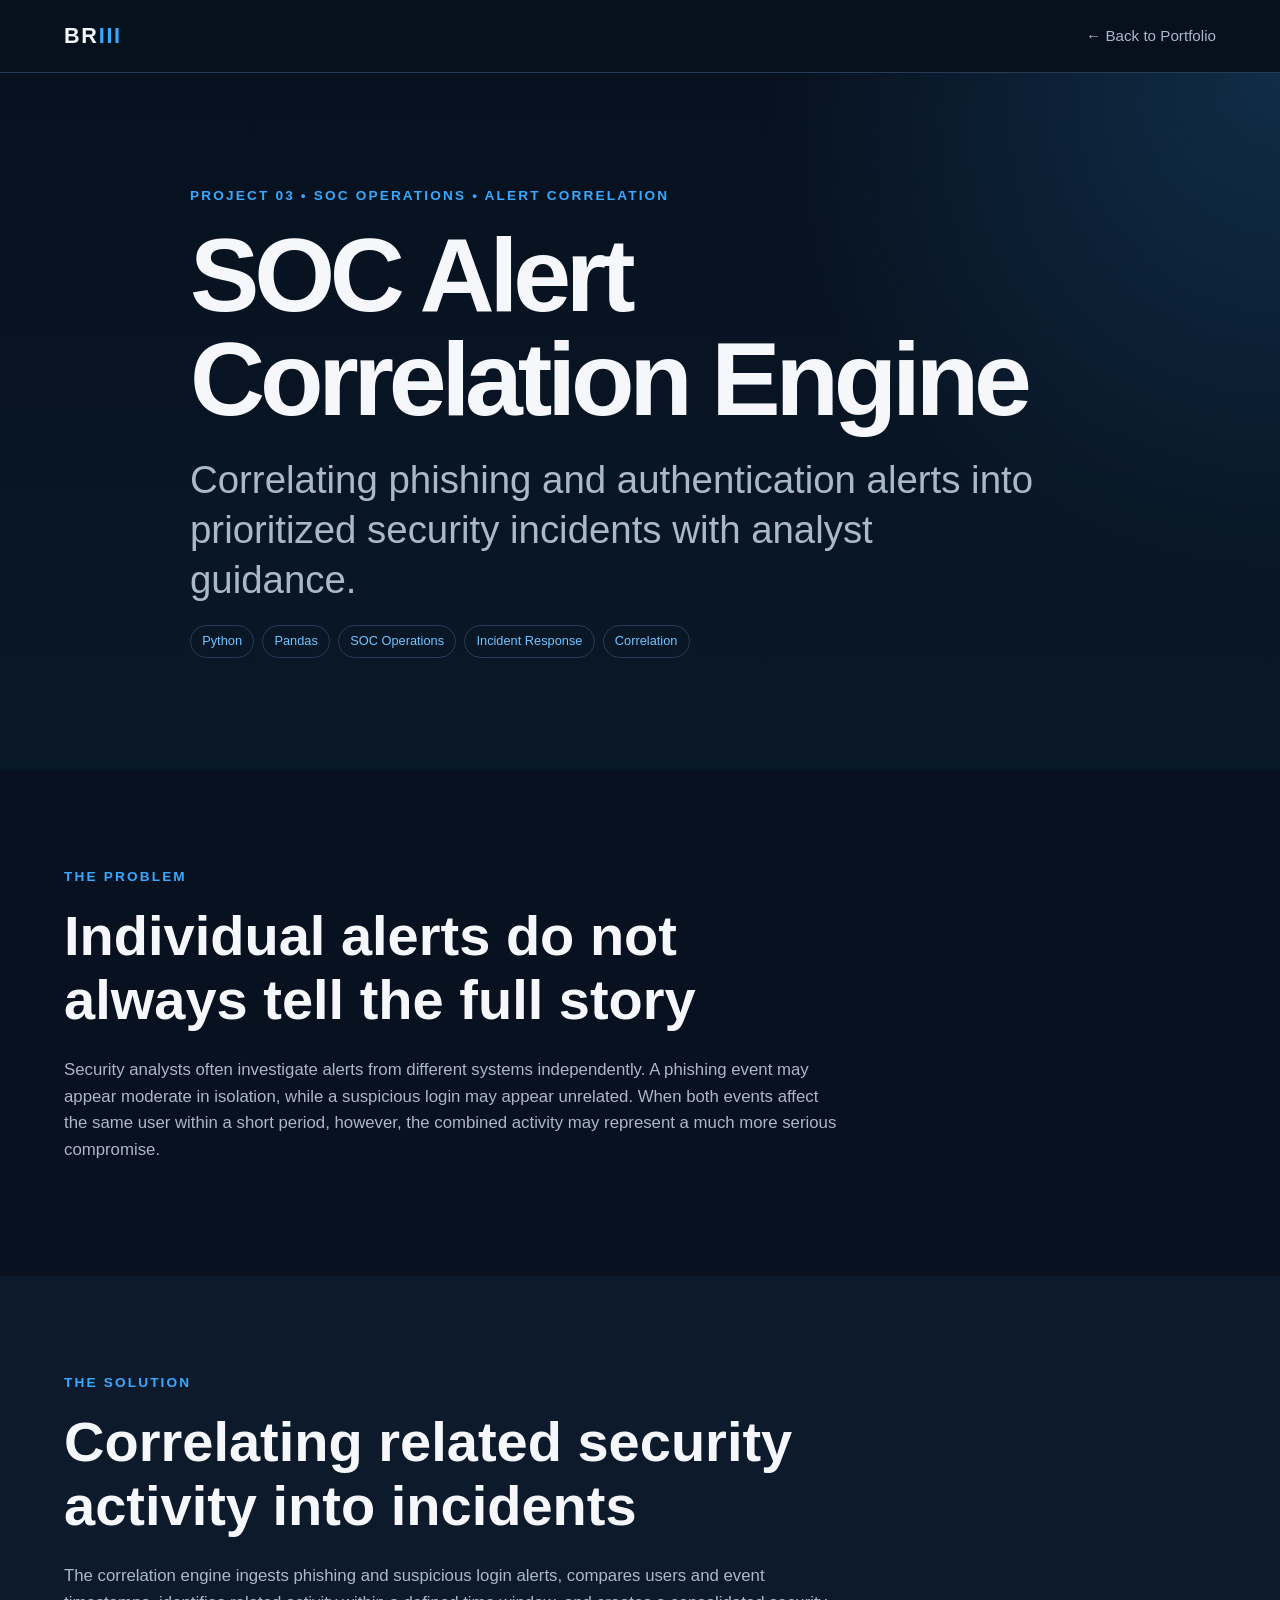
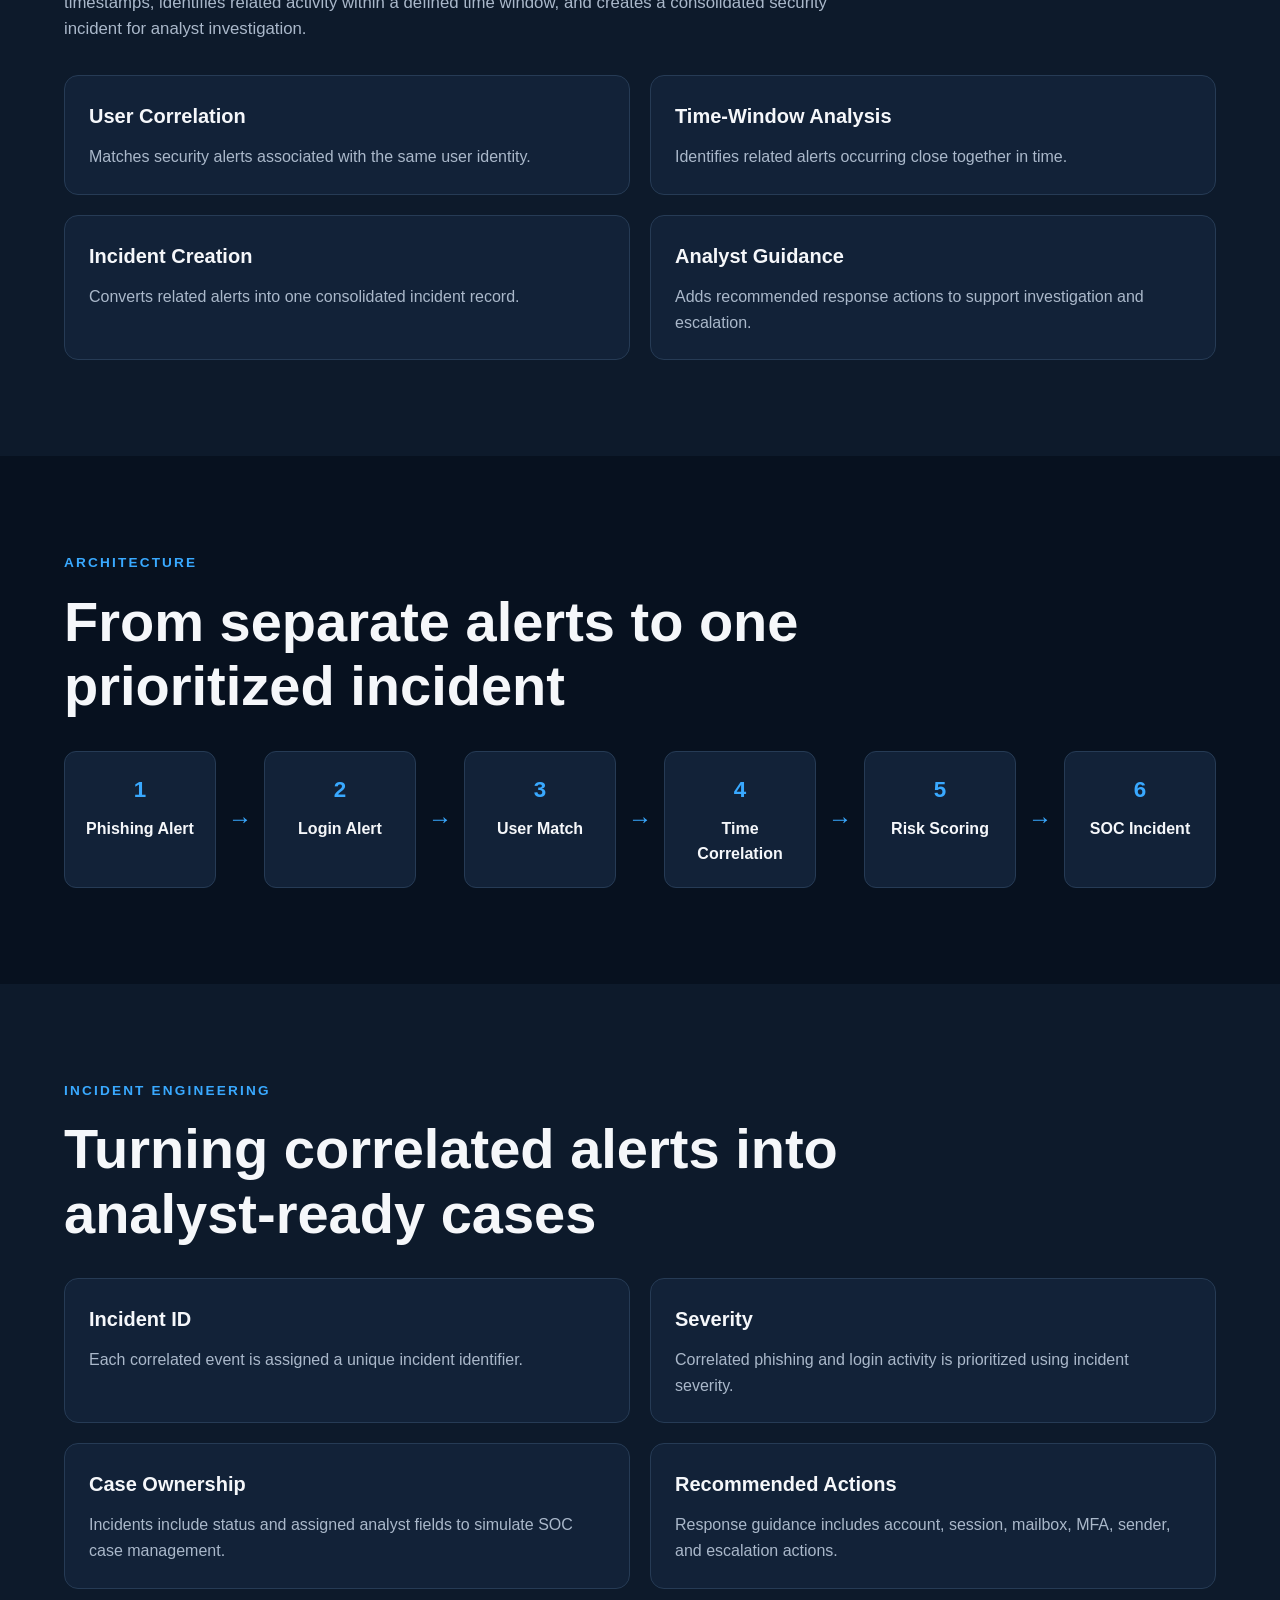
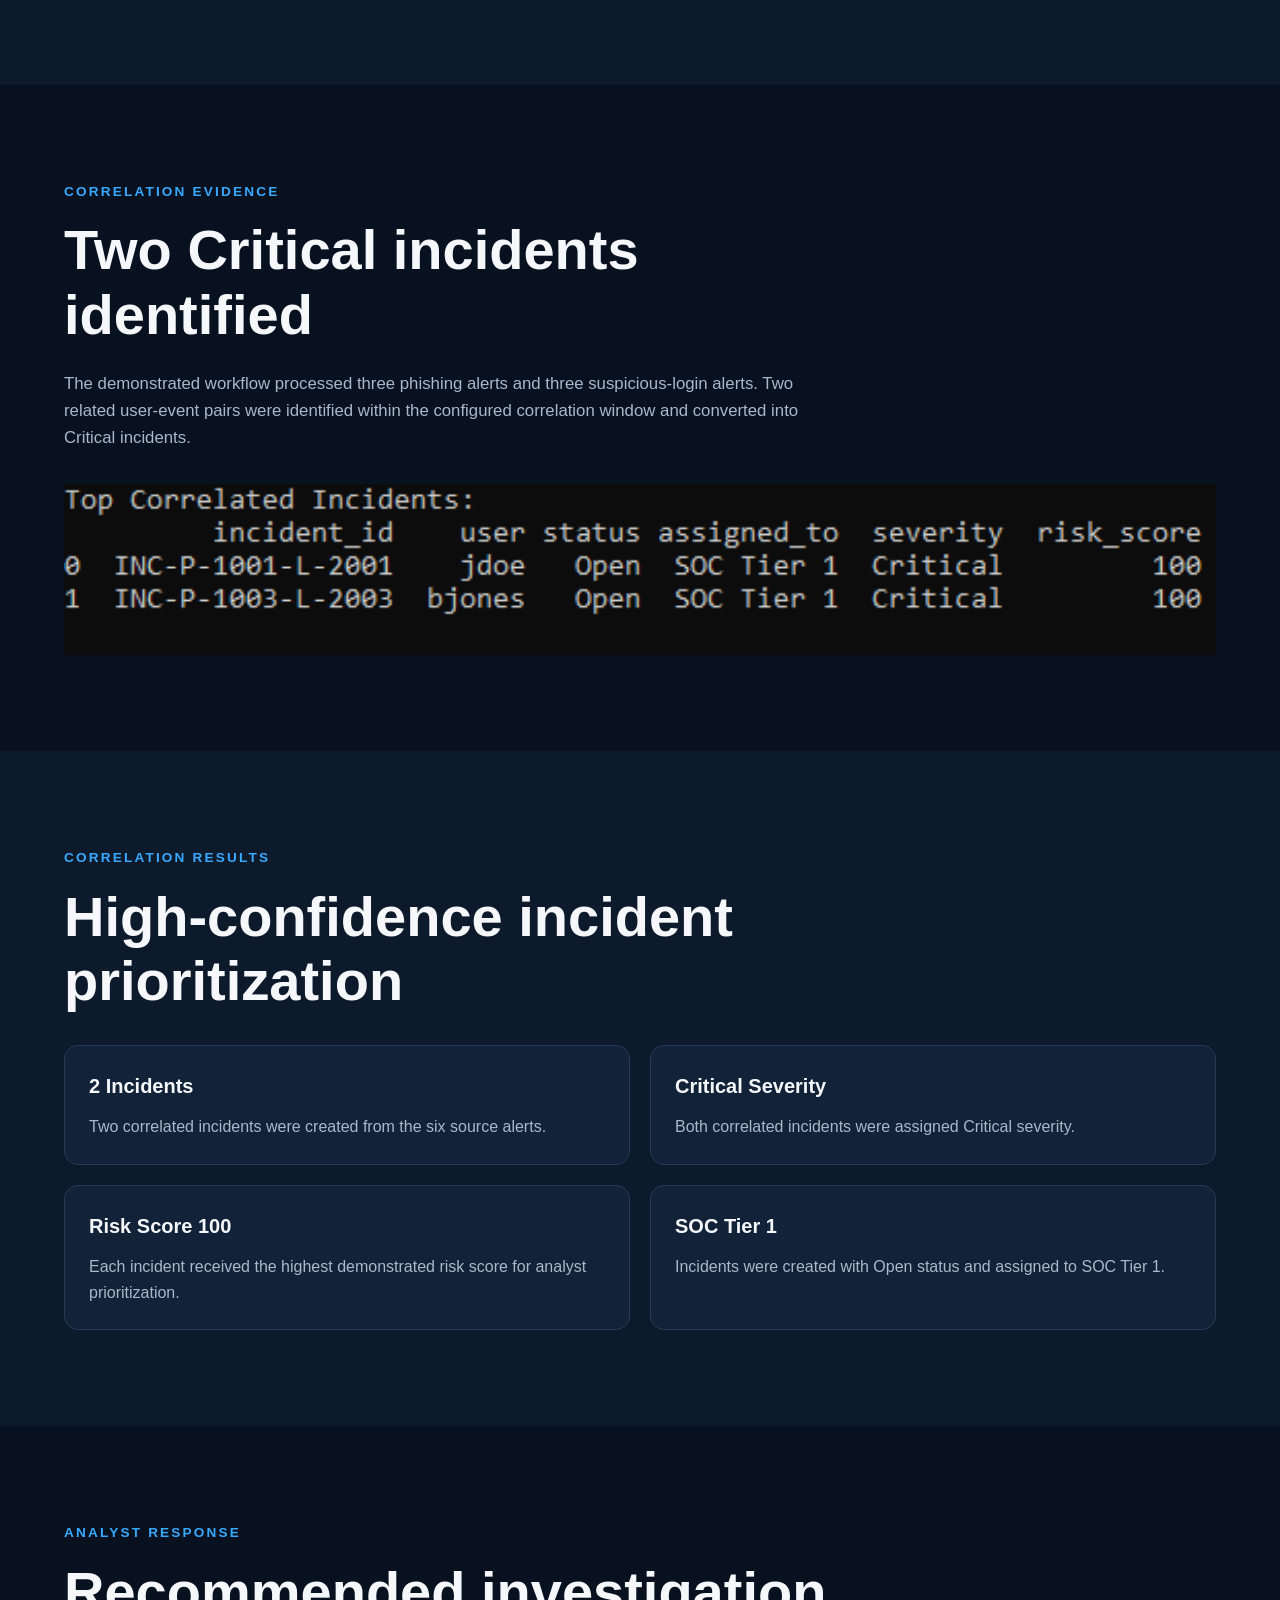
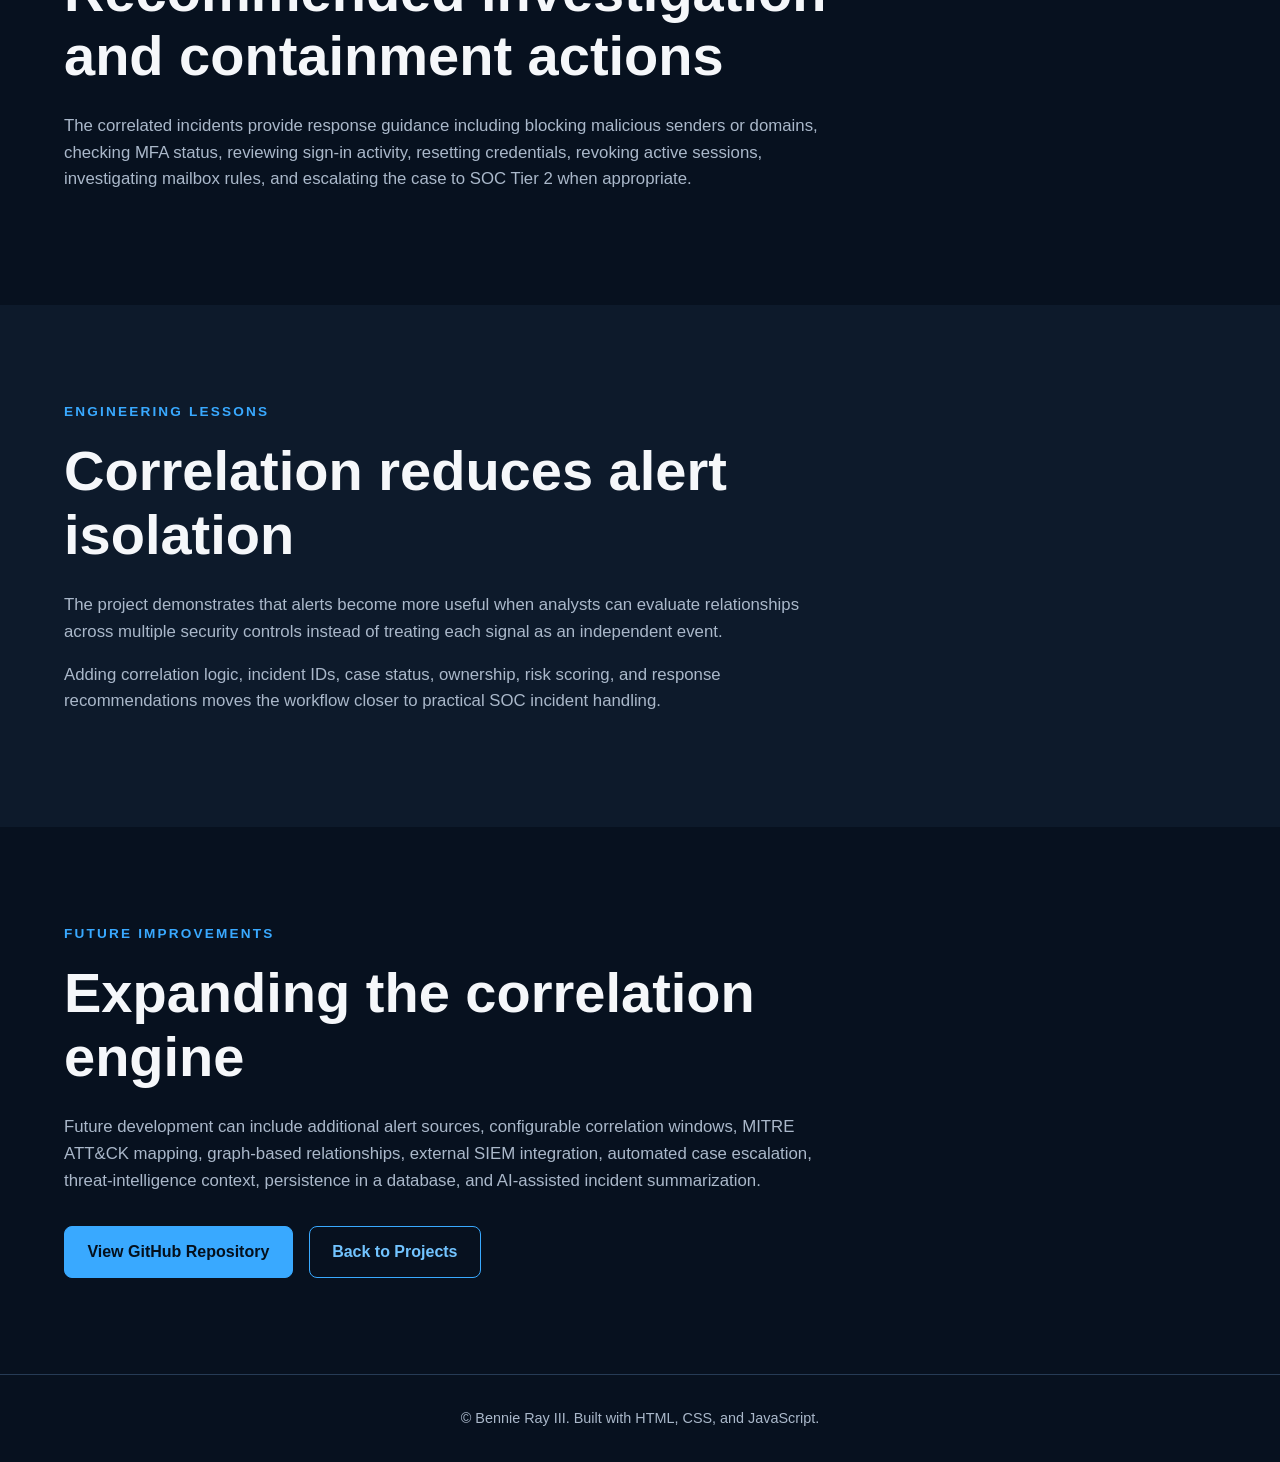
<file: project-03.html>
<!DOCTYPE html>
<html lang="en">

<head>
    <meta charset="UTF-8">

    <meta
        http-equiv="Content-Security-Policy"
        content="
            default-src 'self';
            script-src 'self';
            style-src 'self';
            img-src 'self' data:;
            font-src 'self';
            connect-src 'self';
            object-src 'none';
            frame-src 'none';
            base-uri 'self';
            form-action 'self';
        "
    >

    <meta
        name="viewport"
        content="width=device-width, initial-scale=1.0"
    >

    <meta
        name="description"
        content="Case study for the BRIII SOC Alert Correlation Engine."
    >

    <title>
        SOC Alert Correlation Engine | BRIII Case Study
    </title>

    <link rel="stylesheet" href="css/styles.css">

    <link
        rel="icon"
        type="image/png"
        href="images/favicon.png"
    >
</head>

<body>

    <header class="site-header">
        <nav class="navbar container">

            <a class="logo" href="index.html">
                BR<span>III</span>
            </a>

            <ul class="nav-links">
                <li>
                    <a href="index.html#projects">
                        ← Back to Portfolio
                    </a>
                </li>
            </ul>

        </nav>
    </header>


    <main>

        <!-- CASE STUDY HERO -->
        <section class="hero case-study-hero">
            <div class="container hero-content">

                <p class="eyebrow">
                    PROJECT 03 • SOC OPERATIONS • ALERT CORRELATION
                </p>

                <h1>SOC Alert Correlation Engine</h1>

                <h2>
                    Correlating phishing and authentication alerts into
                    prioritized security incidents with analyst guidance.
                </h2>

                <div class="tag-list">
                    <span>Python</span>
                    <span>Pandas</span>
                    <span>SOC Operations</span>
                    <span>Incident Response</span>
                    <span>Correlation</span>
                </div>

            </div>
        </section>


        <!-- PROBLEM -->
        <section class="section">
            <div class="container">

                <p class="section-label">The Problem</p>

                <h2 class="section-title">
                    Individual alerts do not always tell the full story
                </h2>

                <p class="section-text">
                    Security analysts often investigate alerts from
                    different systems independently. A phishing event may
                    appear moderate in isolation, while a suspicious login
                    may appear unrelated. When both events affect the same
                    user within a short period, however, the combined
                    activity may represent a much more serious compromise.
                </p>

            </div>
        </section>


        <!-- SOLUTION -->
        <section class="section section-alt">
            <div class="container">

                <p class="section-label">The Solution</p>

                <h2 class="section-title">
                    Correlating related security activity into incidents
                </h2>

                <p class="section-text">
                    The correlation engine ingests phishing and suspicious
                    login alerts, compares users and event timestamps,
                    identifies related activity within a defined time
                    window, and creates a consolidated security incident
                    for analyst investigation.
                </p>

                <div class="case-study-grid">

                    <article class="skill-card">
                        <h3>User Correlation</h3>
                        <p>
                            Matches security alerts associated with the
                            same user identity.
                        </p>
                    </article>

                    <article class="skill-card">
                        <h3>Time-Window Analysis</h3>
                        <p>
                            Identifies related alerts occurring close
                            together in time.
                        </p>
                    </article>

                    <article class="skill-card">
                        <h3>Incident Creation</h3>
                        <p>
                            Converts related alerts into one consolidated
                            incident record.
                        </p>
                    </article>

                    <article class="skill-card">
                        <h3>Analyst Guidance</h3>
                        <p>
                            Adds recommended response actions to support
                            investigation and escalation.
                        </p>
                    </article>

                </div>
            </div>
        </section>


        <!-- ARCHITECTURE -->
        <section class="section">
            <div class="container">

                <p class="section-label">Architecture</p>

                <h2 class="section-title">
                    From separate alerts to one prioritized incident
                </h2>

                <div class="case-flow">

                    <div class="case-flow-step">
                        <strong>1</strong>
                        <span>Phishing Alert</span>
                    </div>

                    <div class="case-flow-arrow">→</div>

                    <div class="case-flow-step">
                        <strong>2</strong>
                        <span>Login Alert</span>
                    </div>

                    <div class="case-flow-arrow">→</div>

                    <div class="case-flow-step">
                        <strong>3</strong>
                        <span>User Match</span>
                    </div>

                    <div class="case-flow-arrow">→</div>

                    <div class="case-flow-step">
                        <strong>4</strong>
                        <span>Time Correlation</span>
                    </div>

                    <div class="case-flow-arrow">→</div>

                    <div class="case-flow-step">
                        <strong>5</strong>
                        <span>Risk Scoring</span>
                    </div>

                    <div class="case-flow-arrow">→</div>

                    <div class="case-flow-step">
                        <strong>6</strong>
                        <span>SOC Incident</span>
                    </div>

                </div>

            </div>
        </section>


        <!-- INCIDENT ENGINEERING -->
        <section class="section section-alt">
            <div class="container">

                <p class="section-label">Incident Engineering</p>

                <h2 class="section-title">
                    Turning correlated alerts into analyst-ready cases
                </h2>

                <div class="case-study-grid">

                    <article class="skill-card">
                        <h3>Incident ID</h3>
                        <p>
                            Each correlated event is assigned a unique
                            incident identifier.
                        </p>
                    </article>

                    <article class="skill-card">
                        <h3>Severity</h3>
                        <p>
                            Correlated phishing and login activity is
                            prioritized using incident severity.
                        </p>
                    </article>

                    <article class="skill-card">
                        <h3>Case Ownership</h3>
                        <p>
                            Incidents include status and assigned analyst
                            fields to simulate SOC case management.
                        </p>
                    </article>

                    <article class="skill-card">
                        <h3>Recommended Actions</h3>
                        <p>
                            Response guidance includes account, session,
                            mailbox, MFA, sender, and escalation actions.
                        </p>
                    </article>

                </div>

            </div>
        </section>


        <!-- EVIDENCE -->
        <section class="section">
            <div class="container">

                <p class="section-label">Correlation Evidence</p>

                <h2 class="section-title">
                    Two Critical incidents identified
                </h2>

                <p class="section-text">
                    The demonstrated workflow processed three phishing
                    alerts and three suspicious-login alerts. Two related
                    user-event pairs were identified within the configured
                    correlation window and converted into Critical
                    incidents.
                </p>

                <div class="architecture-demo">
                    <img
                        src="images/soc-correlation-demo.png"
                        alt="SOC Alert Correlation Engine showing Critical incidents, Risk Score 100, SOC Tier 1 assignment, and recommended actions"
                        loading="lazy"
                    >
                </div>

            </div>
        </section>


        <!-- RESULTS -->
        <section class="section section-alt">
            <div class="container">

                <p class="section-label">Correlation Results</p>

                <h2 class="section-title">
                    High-confidence incident prioritization
                </h2>

                <div class="case-study-grid">

                    <article class="skill-card">
                        <h3>2 Incidents</h3>
                        <p>
                            Two correlated incidents were created from
                            the six source alerts.
                        </p>
                    </article>

                    <article class="skill-card">
                        <h3>Critical Severity</h3>
                        <p>
                            Both correlated incidents were assigned
                            Critical severity.
                        </p>
                    </article>

                    <article class="skill-card">
                        <h3>Risk Score 100</h3>
                        <p>
                            Each incident received the highest demonstrated
                            risk score for analyst prioritization.
                        </p>
                    </article>

                    <article class="skill-card">
                        <h3>SOC Tier 1</h3>
                        <p>
                            Incidents were created with Open status and
                            assigned to SOC Tier 1.
                        </p>
                    </article>

                </div>

            </div>
        </section>


        <!-- RESPONSE ACTIONS -->
        <section class="section">
            <div class="container">

                <p class="section-label">Analyst Response</p>

                <h2 class="section-title">
                    Recommended investigation and containment actions
                </h2>

                <p class="section-text">
                    The correlated incidents provide response guidance
                    including blocking malicious senders or domains,
                    checking MFA status, reviewing sign-in activity,
                    resetting credentials, revoking active sessions,
                    investigating mailbox rules, and escalating the case
                    to SOC Tier 2 when appropriate.
                </p>

            </div>
        </section>


        <!-- LESSONS -->
        <section class="section section-alt">
            <div class="container">

                <p class="section-label">Engineering Lessons</p>

                <h2 class="section-title">
                    Correlation reduces alert isolation
                </h2>

                <p class="section-text">
                    The project demonstrates that alerts become more useful
                    when analysts can evaluate relationships across multiple
                    security controls instead of treating each signal as an
                    independent event.
                </p>

                <p class="section-text">
                    Adding correlation logic, incident IDs, case status,
                    ownership, risk scoring, and response recommendations
                    moves the workflow closer to practical SOC incident
                    handling.
                </p>

            </div>
        </section>


        <!-- FUTURE -->
        <section class="section">
            <div class="container">

                <p class="section-label">Future Improvements</p>

                <h2 class="section-title">
                    Expanding the correlation engine
                </h2>

                <p class="section-text">
                    Future development can include additional alert sources,
                    configurable correlation windows, MITRE ATT&CK mapping,
                    graph-based relationships, external SIEM integration,
                    automated case escalation, threat-intelligence context,
                    persistence in a database, and AI-assisted incident
                    summarization.
                </p>

                <div class="hero-actions">

                    <a
                        class="button button-primary"
                        href="https://github.com/benrayiii-netizen/soc-alert-correlation-engine"
                        target="_blank"
                        rel="noopener noreferrer"
                    >
                        View GitHub Repository
                    </a>

                    <a
                        class="button button-secondary"
                        href="index.html#projects"
                    >
                        Back to Projects
                    </a>

                </div>

            </div>
        </section>

    </main>


    <footer class="site-footer">
        <div class="container">
            <p>
                © <span id="current-year"></span>
                Bennie Ray III. Built with HTML, CSS, and JavaScript.
            </p>
        </div>
    </footer>


    <script src="js/script.js"></script>

</body>
</html>
</file>
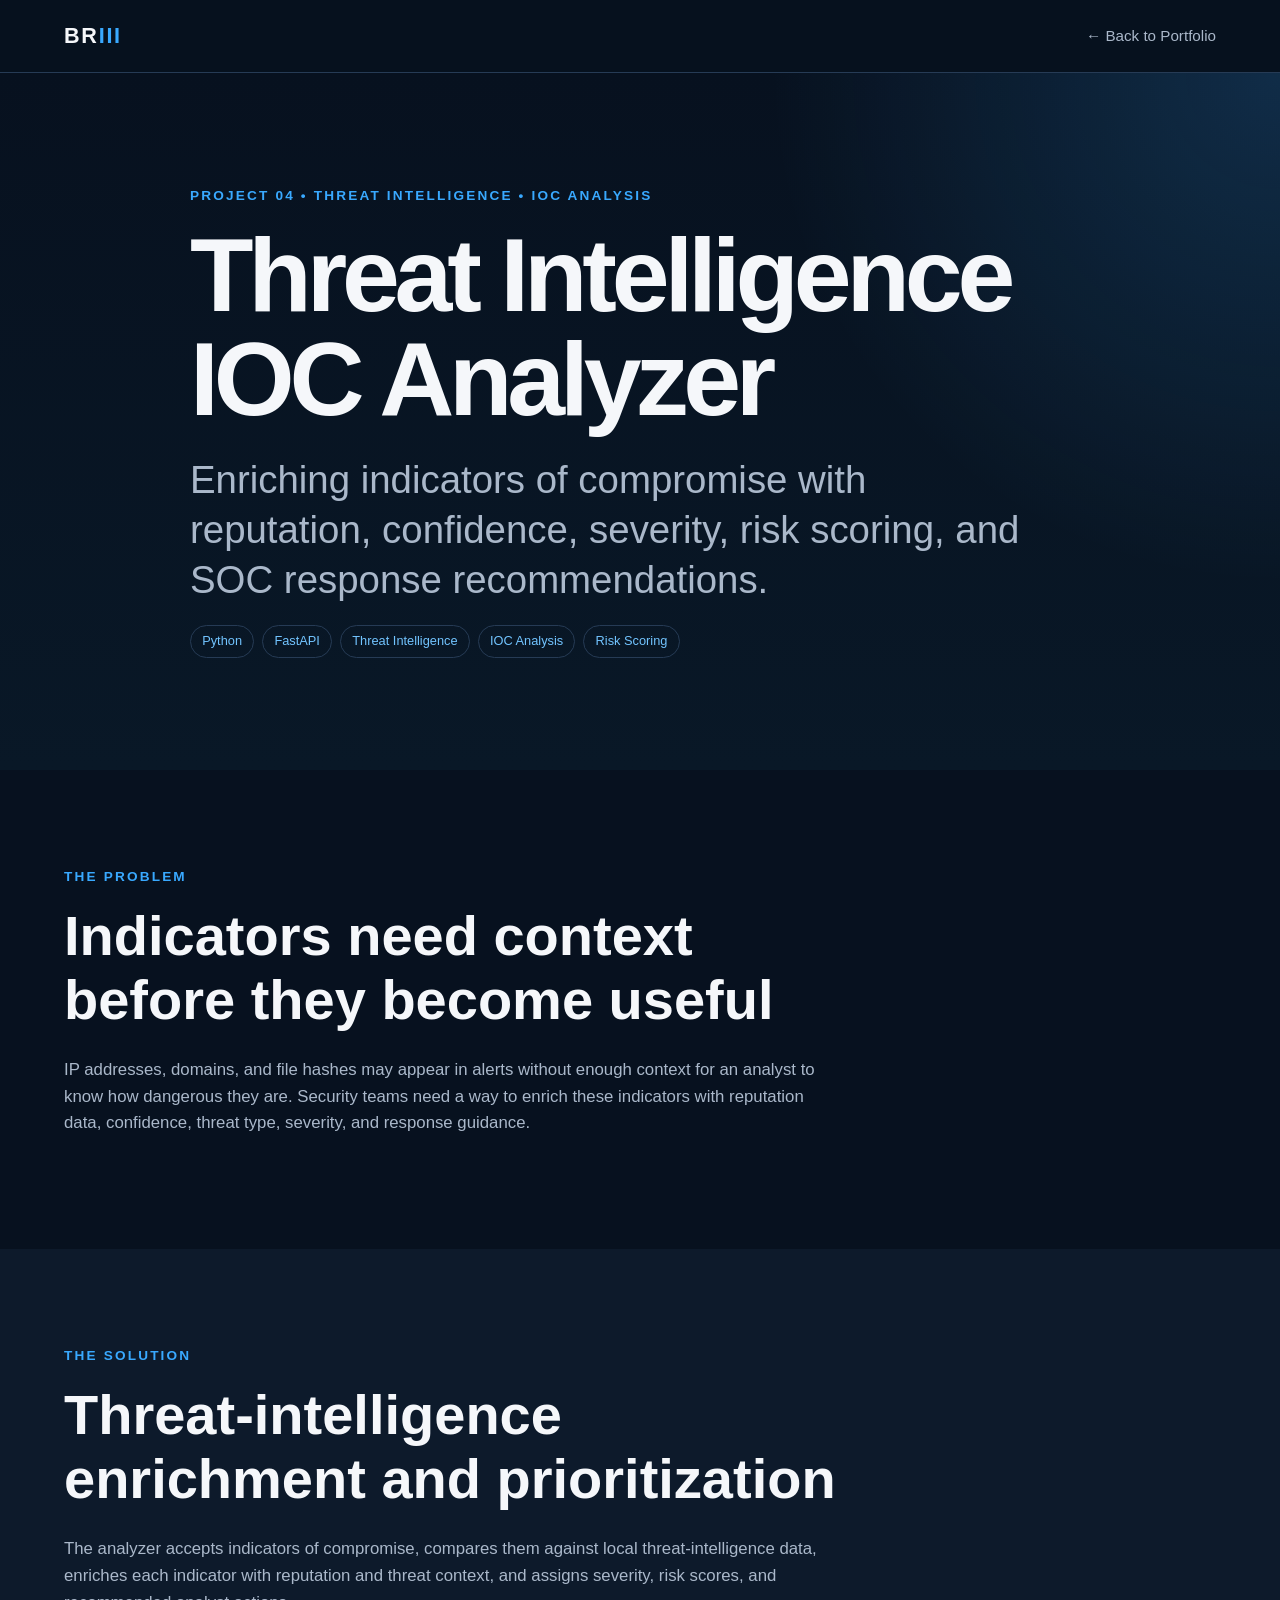
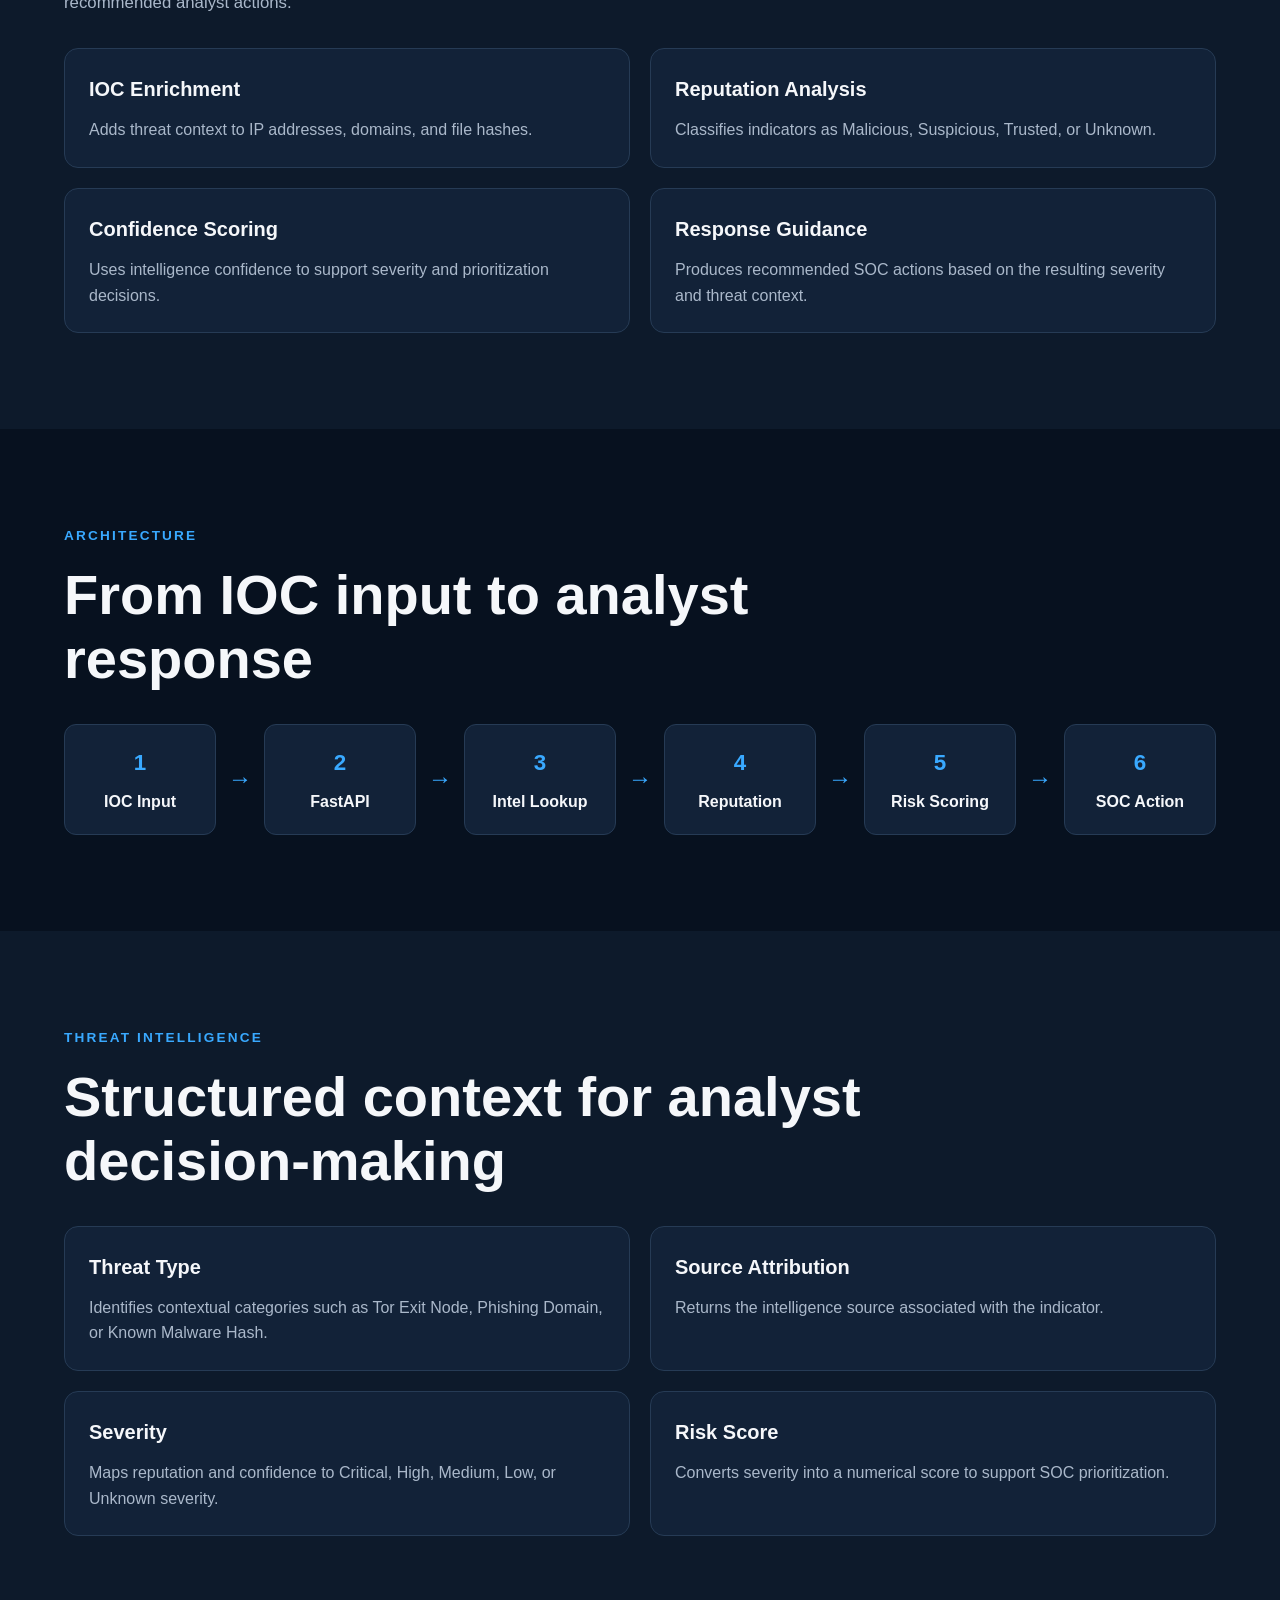
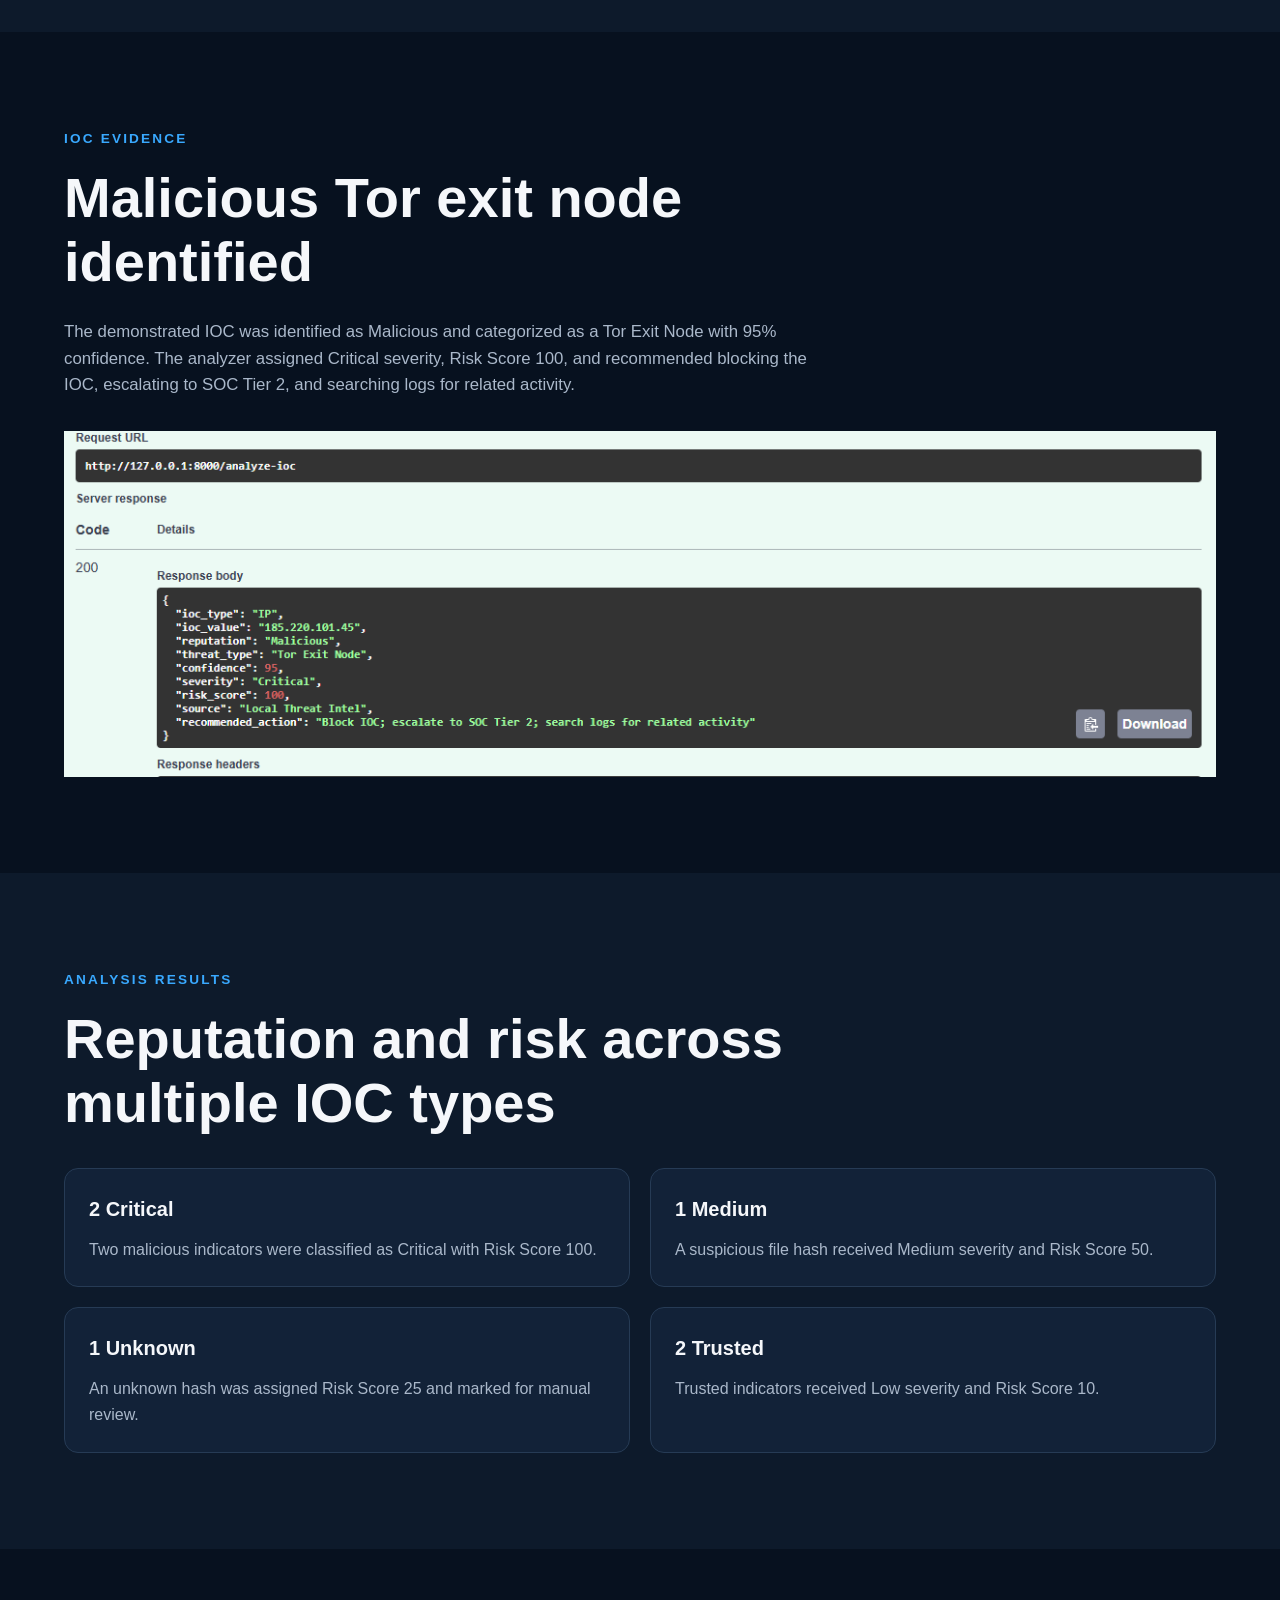
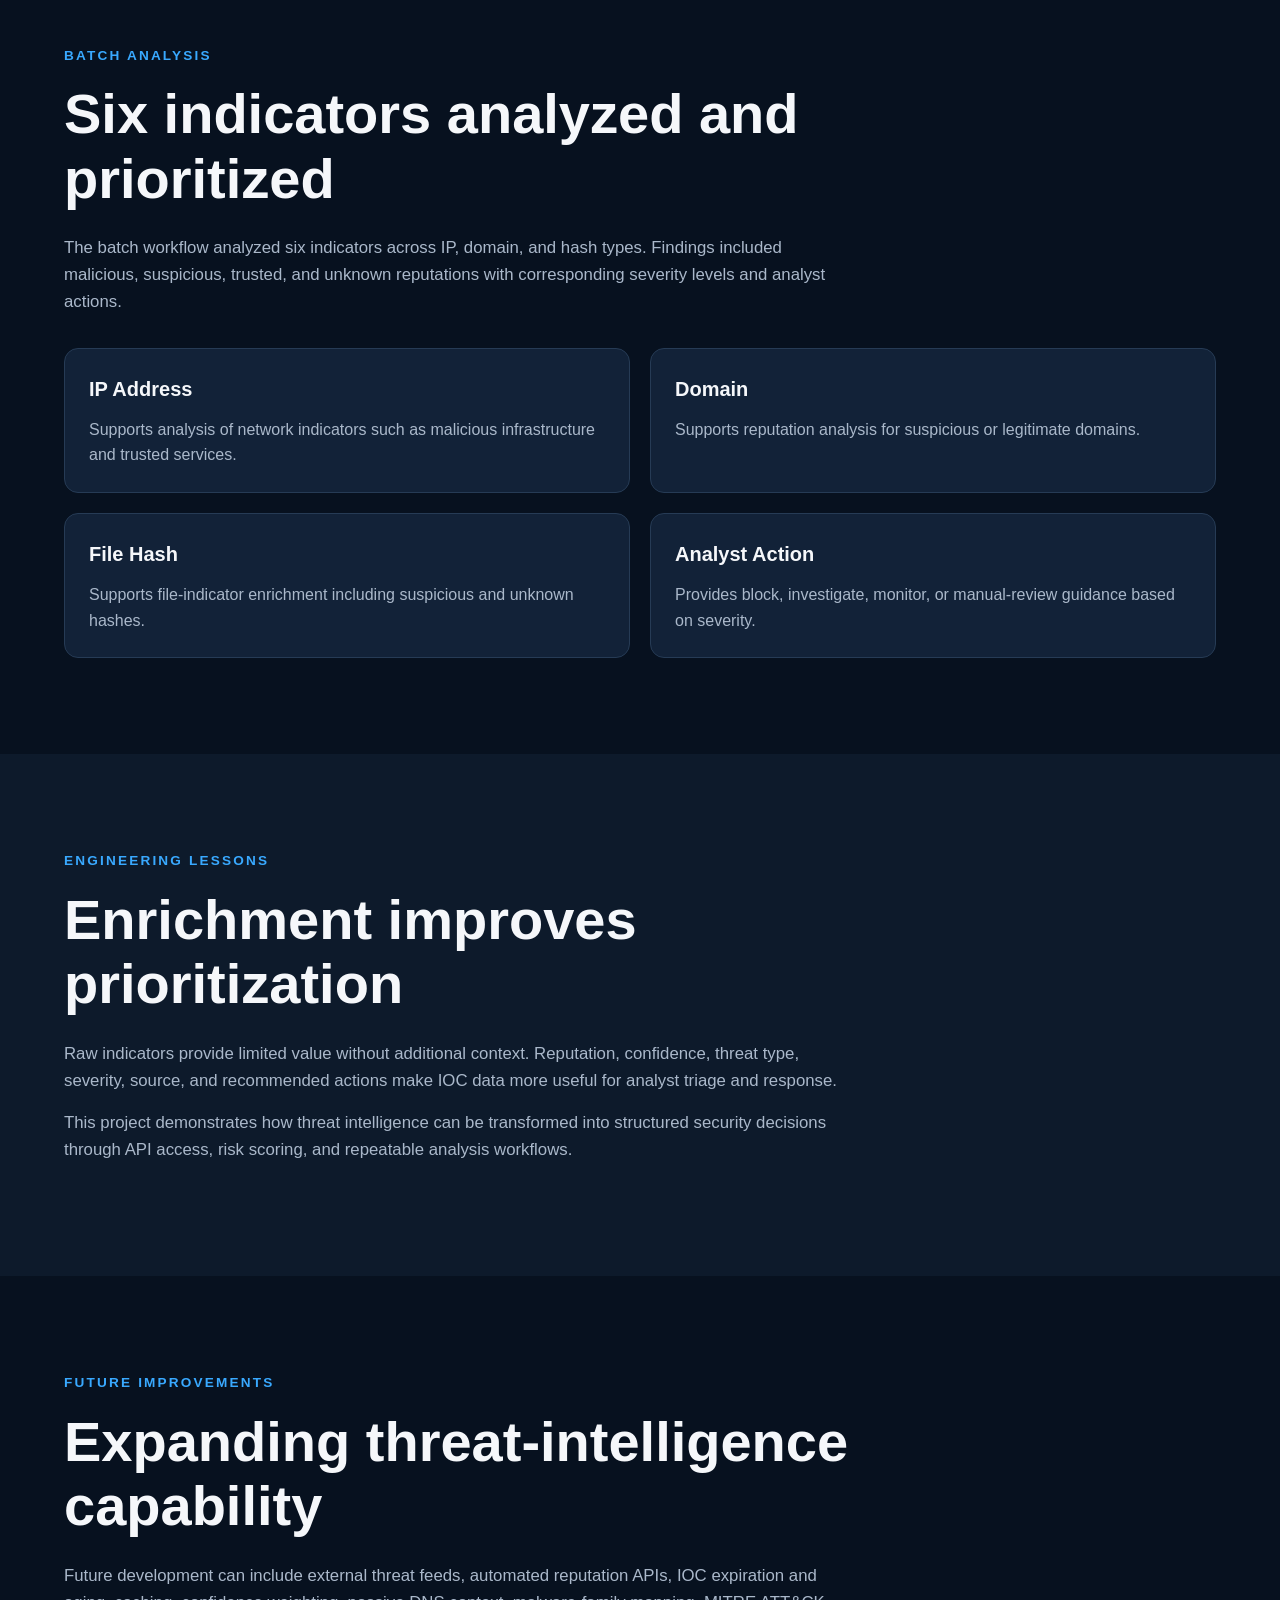
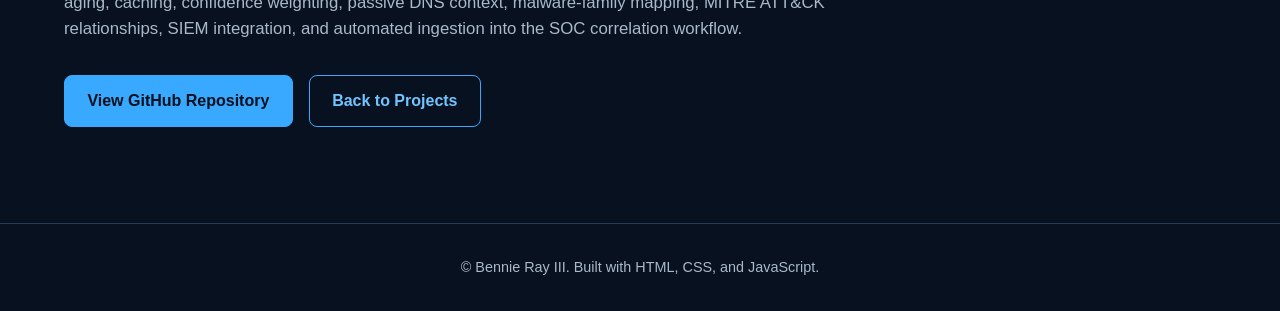
<file: project-04.html>
<!DOCTYPE html>
<html lang="en">

<head>
    <meta charset="UTF-8">

    <meta
        http-equiv="Content-Security-Policy"
        content="
            default-src 'self';
            script-src 'self';
            style-src 'self';
            img-src 'self' data:;
            font-src 'self';
            connect-src 'self';
            object-src 'none';
            frame-src 'none';
            base-uri 'self';
            form-action 'self';
        "
    >

    <meta
        name="viewport"
        content="width=device-width, initial-scale=1.0"
    >

    <meta
        name="description"
        content="Case study for the BRIII Threat Intelligence IOC Analyzer."
    >

    <title>
        Threat Intelligence IOC Analyzer | BRIII Case Study
    </title>

    <link rel="stylesheet" href="css/styles.css">

    <link
        rel="icon"
        type="image/png"
        href="images/favicon.png"
    >
</head>

<body>

    <header class="site-header">
        <nav class="navbar container">

            <a class="logo" href="index.html">
                BR<span>III</span>
            </a>

            <ul class="nav-links">
                <li>
                    <a href="index.html#projects">
                        ← Back to Portfolio
                    </a>
                </li>
            </ul>

        </nav>
    </header>


    <main>

        <!-- CASE STUDY HERO -->
        <section class="hero case-study-hero">
            <div class="container hero-content">

                <p class="eyebrow">
                    PROJECT 04 • THREAT INTELLIGENCE • IOC ANALYSIS
                </p>

                <h1>Threat Intelligence IOC Analyzer</h1>

                <h2>
                    Enriching indicators of compromise with reputation,
                    confidence, severity, risk scoring, and SOC response
                    recommendations.
                </h2>

                <div class="tag-list">
                    <span>Python</span>
                    <span>FastAPI</span>
                    <span>Threat Intelligence</span>
                    <span>IOC Analysis</span>
                    <span>Risk Scoring</span>
                </div>

            </div>
        </section>


        <!-- PROBLEM -->
        <section class="section">
            <div class="container">

                <p class="section-label">The Problem</p>

                <h2 class="section-title">
                    Indicators need context before they become useful
                </h2>

                <p class="section-text">
                    IP addresses, domains, and file hashes may appear in
                    alerts without enough context for an analyst to know
                    how dangerous they are. Security teams need a way to
                    enrich these indicators with reputation data,
                    confidence, threat type, severity, and response
                    guidance.
                </p>

            </div>
        </section>


        <!-- SOLUTION -->
        <section class="section section-alt">
            <div class="container">

                <p class="section-label">The Solution</p>

                <h2 class="section-title">
                    Threat-intelligence enrichment and prioritization
                </h2>

                <p class="section-text">
                    The analyzer accepts indicators of compromise,
                    compares them against local threat-intelligence data,
                    enriches each indicator with reputation and threat
                    context, and assigns severity, risk scores, and
                    recommended analyst actions.
                </p>

                <div class="case-study-grid">

                    <article class="skill-card">
                        <h3>IOC Enrichment</h3>
                        <p>
                            Adds threat context to IP addresses, domains,
                            and file hashes.
                        </p>
                    </article>

                    <article class="skill-card">
                        <h3>Reputation Analysis</h3>
                        <p>
                            Classifies indicators as Malicious,
                            Suspicious, Trusted, or Unknown.
                        </p>
                    </article>

                    <article class="skill-card">
                        <h3>Confidence Scoring</h3>
                        <p>
                            Uses intelligence confidence to support
                            severity and prioritization decisions.
                        </p>
                    </article>

                    <article class="skill-card">
                        <h3>Response Guidance</h3>
                        <p>
                            Produces recommended SOC actions based on the
                            resulting severity and threat context.
                        </p>
                    </article>

                </div>
            </div>
        </section>


        <!-- ARCHITECTURE -->
        <section class="section">
            <div class="container">

                <p class="section-label">Architecture</p>

                <h2 class="section-title">
                    From IOC input to analyst response
                </h2>

                <div class="case-flow">

                    <div class="case-flow-step">
                        <strong>1</strong>
                        <span>IOC Input</span>
                    </div>

                    <div class="case-flow-arrow">→</div>

                    <div class="case-flow-step">
                        <strong>2</strong>
                        <span>FastAPI</span>
                    </div>

                    <div class="case-flow-arrow">→</div>

                    <div class="case-flow-step">
                        <strong>3</strong>
                        <span>Intel Lookup</span>
                    </div>

                    <div class="case-flow-arrow">→</div>

                    <div class="case-flow-step">
                        <strong>4</strong>
                        <span>Reputation</span>
                    </div>

                    <div class="case-flow-arrow">→</div>

                    <div class="case-flow-step">
                        <strong>5</strong>
                        <span>Risk Scoring</span>
                    </div>

                    <div class="case-flow-arrow">→</div>

                    <div class="case-flow-step">
                        <strong>6</strong>
                        <span>SOC Action</span>
                    </div>

                </div>

            </div>
        </section>


        <!-- THREAT INTELLIGENCE -->
        <section class="section section-alt">
            <div class="container">

                <p class="section-label">Threat Intelligence</p>

                <h2 class="section-title">
                    Structured context for analyst decision-making
                </h2>

                <div class="case-study-grid">

                    <article class="skill-card">
                        <h3>Threat Type</h3>
                        <p>
                            Identifies contextual categories such as
                            Tor Exit Node, Phishing Domain, or Known
                            Malware Hash.
                        </p>
                    </article>

                    <article class="skill-card">
                        <h3>Source Attribution</h3>
                        <p>
                            Returns the intelligence source associated
                            with the indicator.
                        </p>
                    </article>

                    <article class="skill-card">
                        <h3>Severity</h3>
                        <p>
                            Maps reputation and confidence to Critical,
                            High, Medium, Low, or Unknown severity.
                        </p>
                    </article>

                    <article class="skill-card">
                        <h3>Risk Score</h3>
                        <p>
                            Converts severity into a numerical score to
                            support SOC prioritization.
                        </p>
                    </article>

                </div>

            </div>
        </section>


        <!-- EVIDENCE -->
        <section class="section">
            <div class="container">

                <p class="section-label">IOC Evidence</p>

                <h2 class="section-title">
                    Malicious Tor exit node identified
                </h2>

                <p class="section-text">
                    The demonstrated IOC was identified as Malicious and
                    categorized as a Tor Exit Node with 95% confidence.
                    The analyzer assigned Critical severity, Risk Score
                    100, and recommended blocking the IOC, escalating to
                    SOC Tier 2, and searching logs for related activity.
                </p>

                <div class="architecture-demo">
                    <img
                        src="images/ioc-analyzer-api-demo.png"
                        alt="Threat Intelligence IOC Analyzer returning a malicious Tor exit node with Critical severity and Risk Score 100"
                        loading="lazy"
                    >
                </div>

            </div>
        </section>


        <!-- RESULTS -->
        <section class="section section-alt">
            <div class="container">

                <p class="section-label">Analysis Results</p>

                <h2 class="section-title">
                    Reputation and risk across multiple IOC types
                </h2>

                <div class="case-study-grid">

                    <article class="skill-card">
                        <h3>2 Critical</h3>
                        <p>
                            Two malicious indicators were classified
                            as Critical with Risk Score 100.
                        </p>
                    </article>

                    <article class="skill-card">
                        <h3>1 Medium</h3>
                        <p>
                            A suspicious file hash received Medium
                            severity and Risk Score 50.
                        </p>
                    </article>

                    <article class="skill-card">
                        <h3>1 Unknown</h3>
                        <p>
                            An unknown hash was assigned Risk Score 25
                            and marked for manual review.
                        </p>
                    </article>

                    <article class="skill-card">
                        <h3>2 Trusted</h3>
                        <p>
                            Trusted indicators received Low severity
                            and Risk Score 10.
                        </p>
                    </article>

                </div>

            </div>
        </section>


        <!-- BATCH ANALYSIS -->
        <section class="section">
            <div class="container">

                <p class="section-label">Batch Analysis</p>

                <h2 class="section-title">
                    Six indicators analyzed and prioritized
                </h2>

                <p class="section-text">
                    The batch workflow analyzed six indicators across IP,
                    domain, and hash types. Findings included malicious,
                    suspicious, trusted, and unknown reputations with
                    corresponding severity levels and analyst actions.
                </p>

                <div class="case-study-grid">

                    <article class="skill-card">
                        <h3>IP Address</h3>
                        <p>
                            Supports analysis of network indicators such
                            as malicious infrastructure and trusted services.
                        </p>
                    </article>

                    <article class="skill-card">
                        <h3>Domain</h3>
                        <p>
                            Supports reputation analysis for suspicious
                            or legitimate domains.
                        </p>
                    </article>

                    <article class="skill-card">
                        <h3>File Hash</h3>
                        <p>
                            Supports file-indicator enrichment including
                            suspicious and unknown hashes.
                        </p>
                    </article>

                    <article class="skill-card">
                        <h3>Analyst Action</h3>
                        <p>
                            Provides block, investigate, monitor,
                            or manual-review guidance based on severity.
                        </p>
                    </article>

                </div>

            </div>
        </section>


        <!-- LESSONS -->
        <section class="section section-alt">
            <div class="container">

                <p class="section-label">Engineering Lessons</p>

                <h2 class="section-title">
                    Enrichment improves prioritization
                </h2>

                <p class="section-text">
                    Raw indicators provide limited value without
                    additional context. Reputation, confidence, threat
                    type, severity, source, and recommended actions make
                    IOC data more useful for analyst triage and response.
                </p>

                <p class="section-text">
                    This project demonstrates how threat intelligence can
                    be transformed into structured security decisions
                    through API access, risk scoring, and repeatable
                    analysis workflows.
                </p>

            </div>
        </section>


        <!-- FUTURE -->
        <section class="section">
            <div class="container">

                <p class="section-label">Future Improvements</p>

                <h2 class="section-title">
                    Expanding threat-intelligence capability
                </h2>

                <p class="section-text">
                    Future development can include external threat feeds,
                    automated reputation APIs, IOC expiration and aging,
                    caching, confidence weighting, passive DNS context,
                    malware-family mapping, MITRE ATT&CK relationships,
                    SIEM integration, and automated ingestion into the
                    SOC correlation workflow.
                </p>

                <div class="hero-actions">

                    <a
                        class="button button-primary"
                        href="https://github.com/benrayiii-netizen/threat-intelligence-ioc-analyzer"
                        target="_blank"
                        rel="noopener noreferrer"
                    >
                        View GitHub Repository
                    </a>

                    <a
                        class="button button-secondary"
                        href="index.html#projects"
                    >
                        Back to Projects
                    </a>

                </div>

            </div>
        </section>

    </main>


    <footer class="site-footer">
        <div class="container">
            <p>
                © <span id="current-year"></span>
                Bennie Ray III. Built with HTML, CSS, and JavaScript.
            </p>
        </div>
    </footer>


    <script src="js/script.js"></script>

</body>
</html>
</file>
<file: css/styles.css>
:root {
    --background: #07111f;
    --background-alt: #0d1a2b;
    --surface: #122238;
    --surface-hover: #172b46;
    --text: #f5f7fa;
    --text-muted: #aab8ca;
    --accent: #39a9ff;
    --accent-light: #72c4ff;
    --border: #263b55;
    --success: #40d98a;
    --max-width: 1180px;
}

* {
    box-sizing: border-box;
    margin: 0;
    padding: 0;
}

html {
    scroll-behavior: smooth;
}

body {
    background: var(--background);
    color: var(--text);
    font-family:
        Inter,
        "Segoe UI",
        Arial,
        sans-serif;
    line-height: 1.6;
}

a {
    color: inherit;
    text-decoration: none;
}

.container {
    width: min(90%, var(--max-width));
    margin-inline: auto;
}

.site-header {
    position: sticky;
    top: 0;
    z-index: 1000;
    border-bottom: 1px solid var(--border);
    background: rgba(7, 17, 31, 0.94);
    backdrop-filter: blur(14px);
}

.navbar {
    min-height: 72px;
    display: flex;
    align-items: center;
    justify-content: space-between;
}

.logo {
    font-size: 1.35rem;
    font-weight: 800;
    letter-spacing: 0.08em;
}

.logo span {
    color: var(--accent);
}

.nav-links {
    display: flex;
    align-items: center;
    gap: 1.5rem;
    list-style: none;
}

.nav-links a {
    color: var(--text-muted);
    font-size: 0.95rem;
    transition: color 0.2s ease;
}

.nav-links a:hover {
    color: var(--accent-light);
}

.menu-button {
    display: none;
    border: 0;
    background: transparent;
    color: var(--text);
    font-size: 1.7rem;
    cursor: pointer;
}

.hero {
    min-height: 88vh;
    display: grid;
    align-items: center;
    padding: 7rem 0;
    background:
        radial-gradient(
            circle at top right,
            rgba(57, 169, 255, 0.18),
            transparent 35%
        ),
        linear-gradient(
            180deg,
            #07111f 0%,
            #091827 100%
        );
}

.hero-content {
    max-width: 900px;
}

.eyebrow,
.section-label {
    margin-bottom: 1rem;
    color: var(--accent);
    font-size: 0.85rem;
    font-weight: 700;
    letter-spacing: 0.16em;
    text-transform: uppercase;
}

.hero h1 {
    font-size: clamp(3rem, 9vw, 6.5rem);
    line-height: 1;
    letter-spacing: -0.05em;
}

.hero h2 {
    max-width: 850px;
    margin-top: 1.5rem;
    color: var(--text-muted);
    font-size: clamp(1.4rem, 3vw, 2.4rem);
    font-weight: 500;
    line-height: 1.3;
}

.hero-description {
    max-width: 720px;
    margin-top: 1.5rem;
    color: var(--text-muted);
    font-size: 1.1rem;
}

.hero-logo {
    width: 150px;
    height: 150px;
    object-fit: cover;
    border-radius: 22px;
    margin-bottom: 1.5rem;
    box-shadow: 0 0 30px rgba(57, 169, 255, 0.28);
}
.hero-actions {
    display: flex;
    flex-wrap: wrap;
    gap: 1rem;
    margin-top: 2rem;
}

.button {
    display: inline-flex;
    align-items: center;
    justify-content: center;
    min-height: 48px;
    padding: 0.75rem 1.4rem;
    border: 1px solid var(--accent);
    border-radius: 8px;
    font-weight: 700;
    transition:
        transform 0.2s ease,
        background 0.2s ease;
}

.button:hover {
    transform: translateY(-2px);
}

.button-primary {
    background: var(--accent);
    color: #04101d;
}

.button-secondary {
    color: var(--accent-light);
}

.button-secondary:hover {
    background: rgba(57, 169, 255, 0.1);
}

.section {
    padding: 6rem 0;
}

.section-alt {
    background: var(--background-alt);
}

.section-title {
    max-width: 800px;
    margin-bottom: 1.5rem;
    font-size: clamp(2rem, 5vw, 3.5rem);
    line-height: 1.15;
}

.section-text {
    max-width: 780px;
    margin-bottom: 1rem;
    color: var(--text-muted);
    font-size: 1.05rem;
}

.skills-grid,
.projects-grid,
.certification-grid {
    display: grid;
    gap: 1.25rem;
    margin-top: 2.5rem;
}

.skills-grid {
    grid-template-columns: repeat(4, 1fr);
}

.projects-grid,
.certification-grid {
    grid-template-columns: repeat(2, 1fr);
}

.skill-card,
.project-card,
.certification-card {
    padding: 1.5rem;
    border: 1px solid var(--border);
    border-radius: 14px;
    background: var(--surface);
    transition:
        transform 0.2s ease,
        border-color 0.2s ease,
        background 0.2s ease;
}

.skill-card:hover,
.project-card:hover,
.certification-card:hover {
    transform: translateY(-4px);
    border-color: var(--accent);
    background: var(--surface-hover);
}

.skill-card h3,
.project-card h3,
.certification-card h3 {
    margin-bottom: 0.75rem;
    font-size: 1.25rem;
}

.skill-card p,
.project-card p,
.certification-card p {
    color: var(--text-muted);
}

.project-number {
    margin-bottom: 1rem;
    color: var(--accent);
    font-weight: 800;
}

.tag-list {
    display: flex;
    flex-wrap: wrap;
    gap: 0.5rem;
    margin-top: 1.25rem;
}

.tag-list span {
    padding: 0.35rem 0.7rem;
    border: 1px solid var(--border);
    border-radius: 999px;
    color: var(--accent-light);
    font-size: 0.8rem;
}

.contact-section {
    text-align: center;
}

.contact-section .section-title,
.contact-section .section-text {
    margin-inline: auto;
}

.contact-links {
    display: flex;
    justify-content: center;
    flex-wrap: wrap;
    gap: 1rem;
    margin-top: 2rem;
}

.contact-links a {
    min-width: 120px;
    padding: 0.7rem 1rem;
    border: 1px solid var(--border);
    border-radius: 8px;
    color: var(--accent-light);
}

.contact-links a:hover {
    border-color: var(--accent);
}

.site-footer {
    padding: 2rem 0;
    border-top: 1px solid var(--border);
    color: var(--text-muted);
    text-align: center;
    font-size: 0.9rem;
}

@media (max-width: 900px) {
    .skills-grid,
    .projects-grid,
    .certification-grid {
        grid-template-columns: repeat(2, 1fr);
    }
}

@media (max-width: 700px) {
    .menu-button {
        display: block;
    }

    .nav-links {
        position: absolute;
        top: 72px;
        left: 0;
        width: 100%;
        display: none;
        flex-direction: column;
        align-items: flex-start;
        padding: 1.5rem 5%;
        border-bottom: 1px solid var(--border);
        background: var(--background);
    }

    .nav-links.open {
        display: flex;
    }

    .skills-grid,
    .projects-grid,
    .certification-grid {
        grid-template-columns: 1fr;
    }

    .hero {
        min-height: auto;
    }
}

/* Project demonstration screenshots */

.projects-grid {
    grid-template-columns: repeat(2, minmax(0, 1fr));
}

.project-card {
    min-width: 0;
    overflow: hidden;
}

.project-demo {
    margin-top: 1.5rem;
}

.project-demo img {
    display: block;
    width: 100%;
    height: auto;
    border-radius: 12px;
    border: 1px solid rgba(255, 255, 255, 0.12);
}

.project-demo-caption {
    margin-top: 0.75rem;
    font-size: 0.9rem;
    line-height: 1.5;
    opacity: 0.8;
}

@media (max-width: 700px) {
    .projects-grid {
        grid-template-columns: 1fr;
    }
}

/* Security Architecture */

.architecture-demo {
    margin-top: 2rem;
}

.architecture-demo a {
    display: block;
    overflow: hidden;
    border: 1px solid var(--border);
    border-radius: 14px;
    background: var(--surface);
    transition:
        transform 0.2s ease,
        border-color 0.2s ease;
}

.architecture-demo a:hover {
    transform: translateY(-4px);
    border-color: var(--accent);
}

.architecture-demo img {
    display: block;
    width: 100%;
    height: auto;
}

.architecture-caption {
    margin-top: 1rem;
    color: var(--text-muted);
    font-size: 0.95rem;
    line-height: 1.6;
}

/* Project Case Studies */

.case-study-hero {
    min-height: 70vh;
}

.case-study-grid {
    display: grid;
    grid-template-columns: repeat(2, minmax(0, 1fr));
    gap: 1.25rem;
    margin-top: 2rem;
}

.case-flow {
    display: flex;
    align-items: stretch;
    gap: 0.75rem;
    margin-top: 2rem;
}

.case-flow-step {
    flex: 1;
    min-width: 0;
    padding: 1.25rem;
    border: 1px solid var(--border);
    border-radius: 12px;
    background: var(--surface);
    text-align: center;
}

.case-flow-step strong {
    display: block;
    margin-bottom: 0.5rem;
    color: var(--accent);
    font-size: 1.4rem;
}

.case-flow-step span {
    color: var(--text);
    font-weight: 700;
}

.case-flow-arrow {
    display: flex;
    align-items: center;
    color: var(--accent);
    font-size: 1.5rem;
    font-weight: 800;
}

@media (max-width: 900px) {
    .case-flow {
        flex-direction: column;
    }

    .case-flow-arrow {
        justify-content: center;
        transform: rotate(90deg);
    }
}

@media (max-width: 700px) {
    .case-study-grid {
        grid-template-columns: 1fr;
    }
}
</file>
